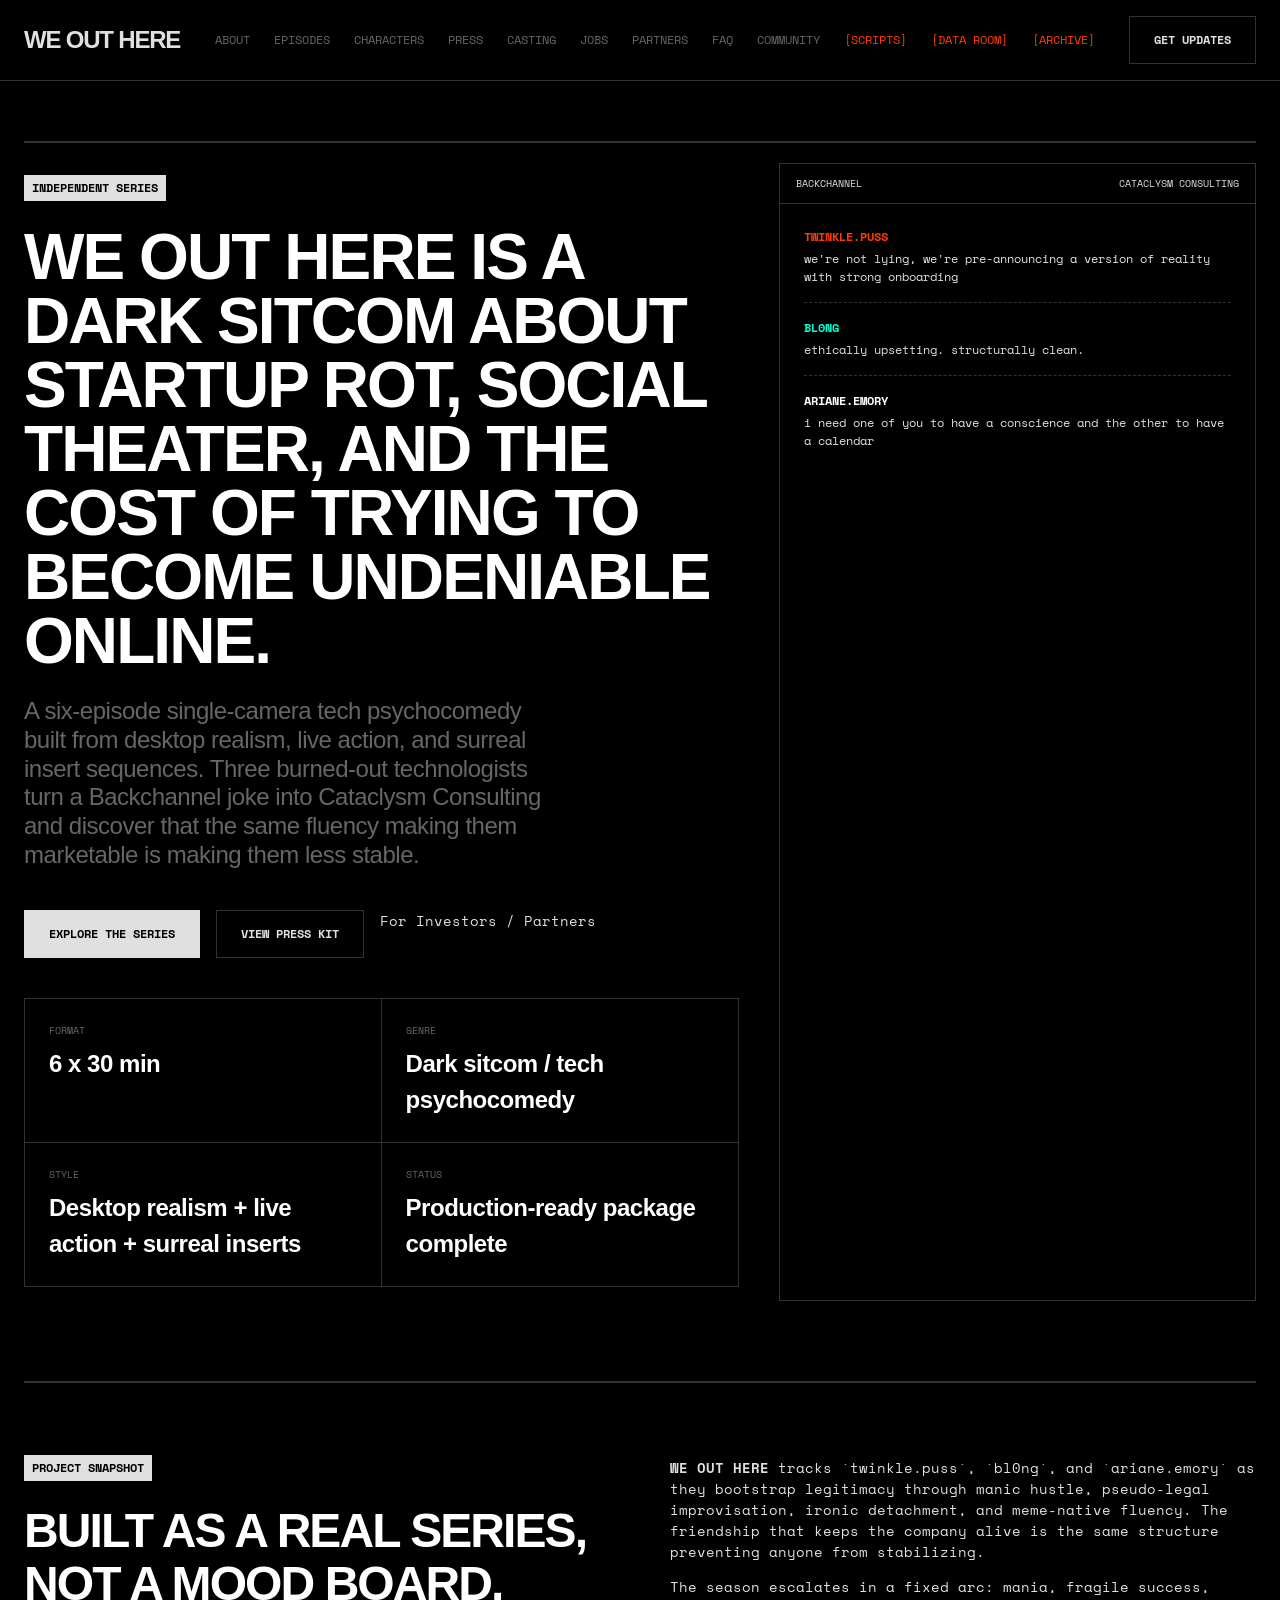
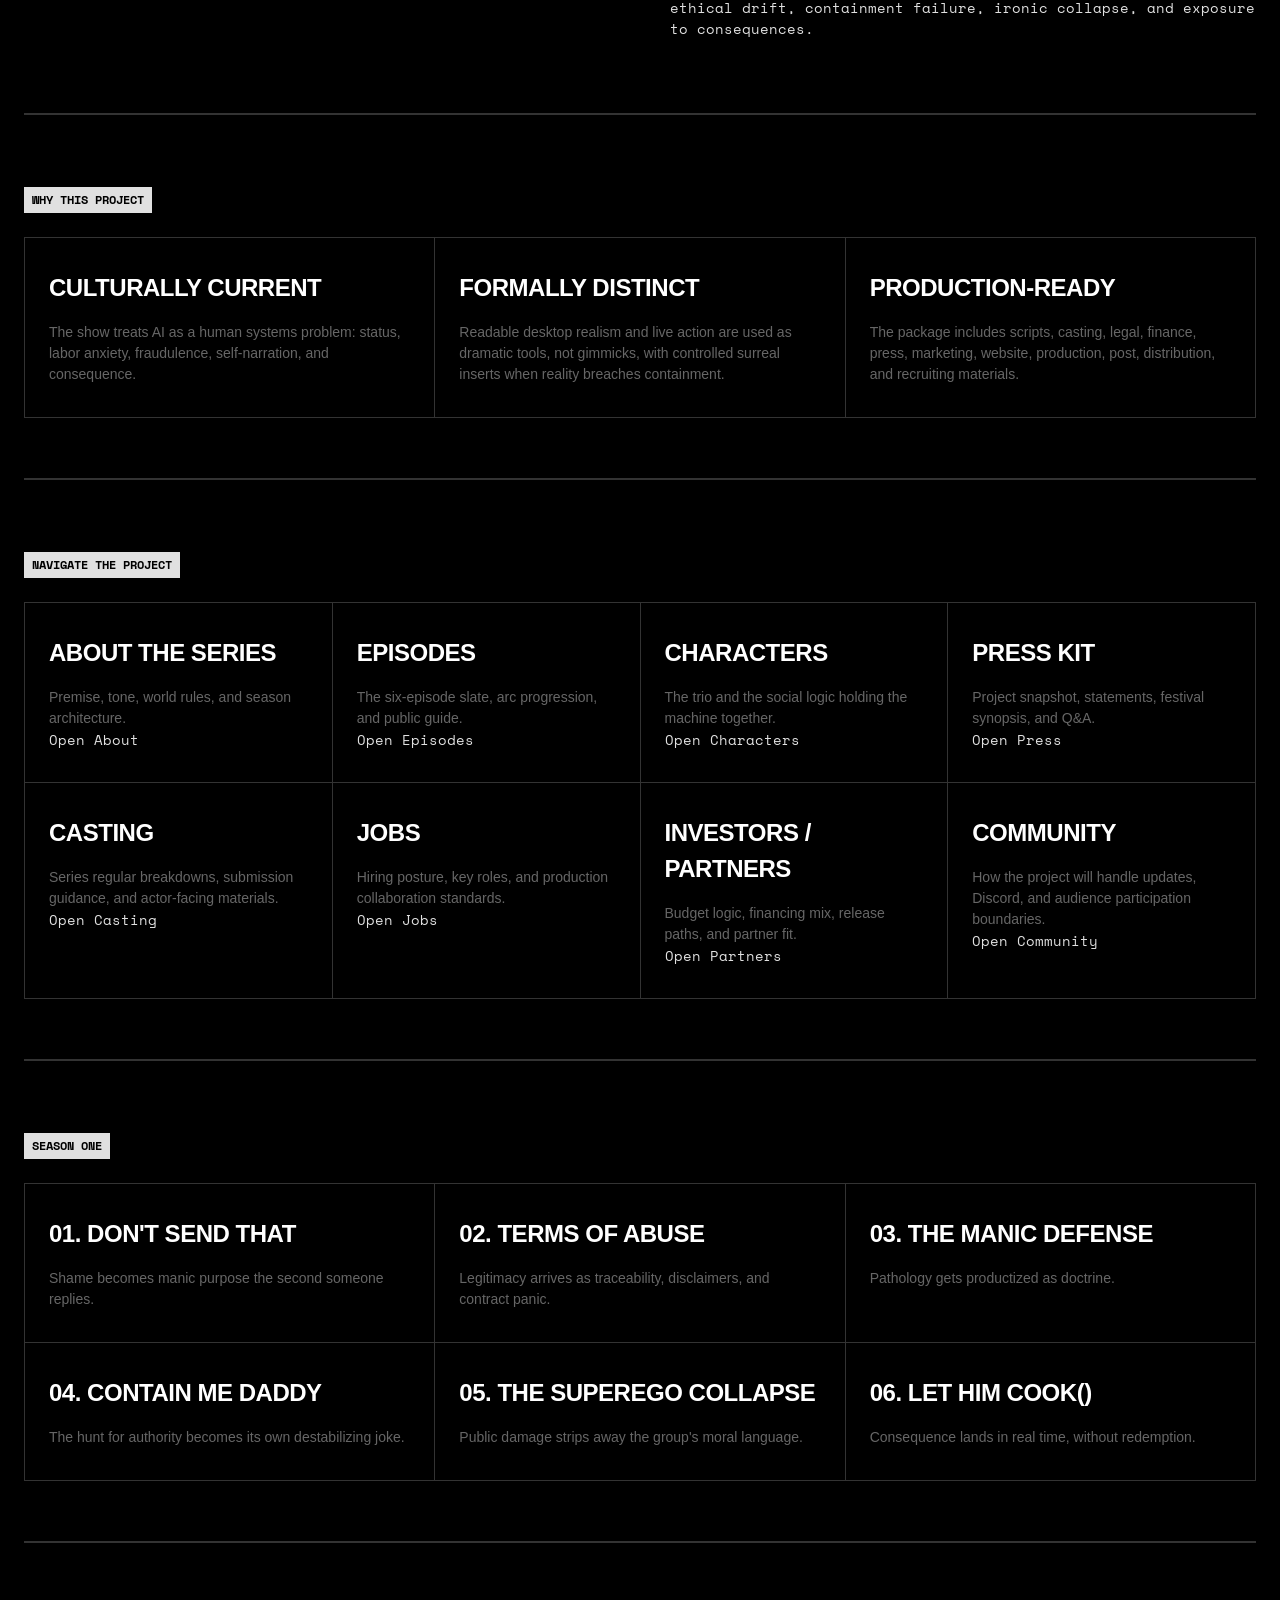
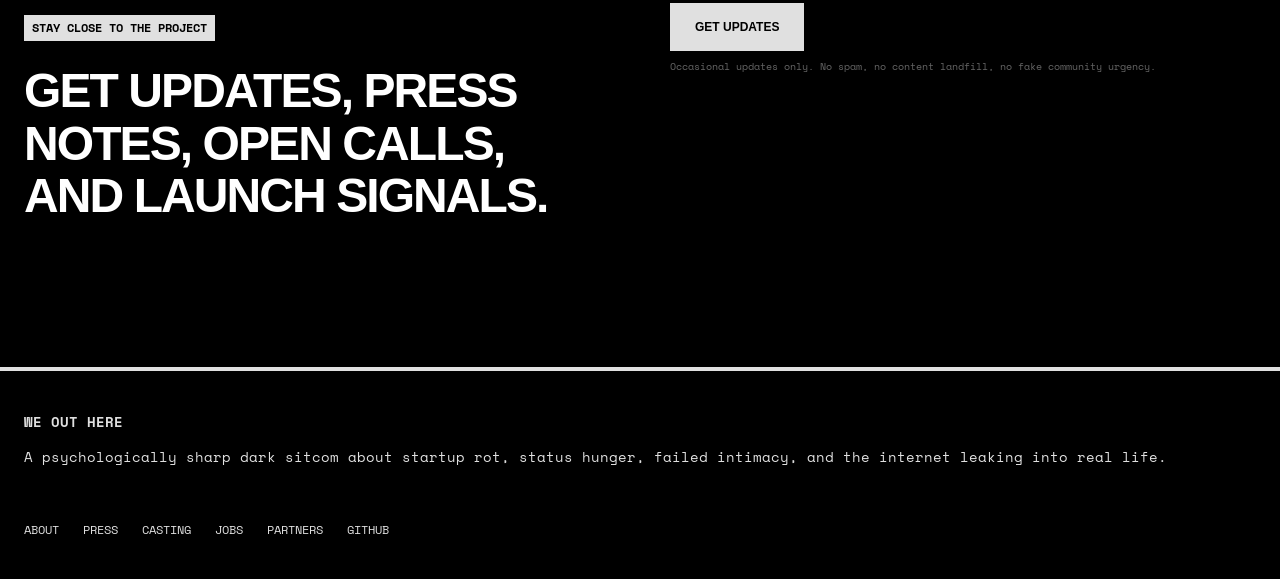
<file: site/index.html>
<!doctype html>
<html lang="en">
  <head>
    <meta charset="utf-8">
    <meta name="viewport" content="width=device-width, initial-scale=1">
    <title>WE OUT HERE</title>
    <meta name="description" content="WE OUT HERE is a 6 x 30 minute dark sitcom / tech psychocomedy about burnout, startup rot, AI consultancy theater, and failed containment.">
    <link rel="stylesheet" href="assets/styles.css">
  </head>
  <body>
    <header class="site-header">
      <a class="wordmark" href="index.html">WE OUT HERE</a>
      <nav class="site-nav">
        <a href="about.html">About</a>
        <a href="episodes.html">Episodes</a>
        <a href="characters.html">Characters</a>
        <a href="press.html">Press</a>
        <a href="casting.html">Casting</a>
        <a href="jobs.html">Jobs</a>
        <a href="partners.html">Partners</a>
        <a href="faq.html">FAQ</a>
        <a href="community.html">Community</a>
      <a href="scripts.html" style="color: var(--accent);">[SCRIPTS]</a><a href="data-room.html" style="color: var(--accent);">[DATA ROOM]</a><a href="archive.html" style="color: var(--accent);">[ARCHIVE]</a></nav>
      <a class="button ghost" href="#signup">Get Updates</a>
    </header>

    <main>
      <section class="hero panel">
        <div class="hero-copy">
          <p class="eyebrow">Independent Series</p>
          <h1>WE OUT HERE is a dark sitcom about startup rot, social theater, and the cost of trying to become undeniable online.</h1>
          <p class="lede">A six-episode single-camera tech psychocomedy built from desktop realism, live action, and surreal insert sequences. Three burned-out technologists turn a Backchannel joke into Cataclysm Consulting and discover that the same fluency making them marketable is making them less stable.</p>
          <div class="cta-row">
            <a class="button" href="about.html">Explore the Series</a>
            <a class="button secondary" href="press.html">View Press Kit</a>
            <a class="text-link" href="partners.html">For Investors / Partners</a>
          </div>
          <dl class="facts">
            <div><dt>Format</dt><dd>6 x 30 min</dd></div>
            <div><dt>Genre</dt><dd>Dark sitcom / tech psychocomedy</dd></div>
            <div><dt>Style</dt><dd>Desktop realism + live action + surreal inserts</dd></div>
            <div><dt>Status</dt><dd>Production-ready package complete</dd></div>
          </dl>
        </div>
        <aside class="hero-frame">
          <div class="frame-header"><span>Backchannel</span><span>cataclysm consulting</span></div>
          <div class="chat-window">
            <p><span>twinkle.puss</span> we're not lying, we're pre-announcing a version of reality with strong onboarding</p>
            <p><span>bl0ng</span> ethically upsetting. structurally clean.</p>
            <p><span>ariane.emory</span> i need one of you to have a conscience and the other to have a calendar</p>
          </div>
        </aside>
      </section>

      <section class="panel two-col">
        <div>
          <p class="section-label">Project Snapshot</p>
          <h2>Built as a real series, not a mood board.</h2>
        </div>
        <div>
          <p><strong>WE OUT HERE</strong> tracks `twinkle.puss`, `bl0ng`, and `ariane.emory` as they bootstrap legitimacy through manic hustle, pseudo-legal improvisation, ironic detachment, and meme-native fluency. The friendship that keeps the company alive is the same structure preventing anyone from stabilizing.</p>
          <p>The season escalates in a fixed arc: mania, fragile success, ethical drift, containment failure, ironic collapse, and exposure to consequences.</p>
        </div>
      </section>

      <section class="panel">
        <p class="section-label">Why This Project</p>
        <div class="grid cards three">
          <article class="card"><h3>Culturally Current</h3><p>The show treats AI as a human systems problem: status, labor anxiety, fraudulence, self-narration, and consequence.</p></article>
          <article class="card"><h3>Formally Distinct</h3><p>Readable desktop realism and live action are used as dramatic tools, not gimmicks, with controlled surreal inserts when reality breaches containment.</p></article>
          <article class="card"><h3>Production-Ready</h3><p>The package includes scripts, casting, legal, finance, press, marketing, website, production, post, distribution, and recruiting materials.</p></article>
        </div>
      </section>

      <section class="panel">
        <p class="section-label">Navigate the Project</p>
        <div class="grid cards four">
          <article class="card"><h3>About the Series</h3><p>Premise, tone, world rules, and season architecture.</p><a href="about.html">Open About</a></article>
          <article class="card"><h3>Episodes</h3><p>The six-episode slate, arc progression, and public guide.</p><a href="episodes.html">Open Episodes</a></article>
          <article class="card"><h3>Characters</h3><p>The trio and the social logic holding the machine together.</p><a href="characters.html">Open Characters</a></article>
          <article class="card"><h3>Press Kit</h3><p>Project snapshot, statements, festival synopsis, and Q&A.</p><a href="press.html">Open Press</a></article>
          <article class="card"><h3>Casting</h3><p>Series regular breakdowns, submission guidance, and actor-facing materials.</p><a href="casting.html">Open Casting</a></article>
          <article class="card"><h3>Jobs</h3><p>Hiring posture, key roles, and production collaboration standards.</p><a href="jobs.html">Open Jobs</a></article>
          <article class="card"><h3>Investors / Partners</h3><p>Budget logic, financing mix, release paths, and partner fit.</p><a href="partners.html">Open Partners</a></article>
          <article class="card"><h3>Community</h3><p>How the project will handle updates, Discord, and audience participation boundaries.</p><a href="community.html">Open Community</a></article>
        </div>
      </section>

      <section class="panel">
        <p class="section-label">Season One</p>
        <div class="grid cards three">
          <article class="card"><h3>01. Don't Send That</h3><p>Shame becomes manic purpose the second someone replies.</p></article>
          <article class="card"><h3>02. Terms of Abuse</h3><p>Legitimacy arrives as traceability, disclaimers, and contract panic.</p></article>
          <article class="card"><h3>03. The Manic Defense</h3><p>Pathology gets productized as doctrine.</p></article>
          <article class="card"><h3>04. Contain Me Daddy</h3><p>The hunt for authority becomes its own destabilizing joke.</p></article>
          <article class="card"><h3>05. The Superego Collapse</h3><p>Public damage strips away the group's moral language.</p></article>
          <article class="card"><h3>06. Let Him Cook()</h3><p>Consequence lands in real time, without redemption.</p></article>
        </div>
      </section>

      <section class="panel two-col" id="signup">
        <div>
          <p class="section-label">Stay Close to the Project</p>
          <h2>Get updates, press notes, open calls, and launch signals.</h2>
        </div>
        <div>
          <form class="signup-form">
            <label>
              <span>Email</span>
              <input type="email" placeholder="name@example.com" aria-label="Email address">
            </label>
            <button type="submit" class="button">Get Updates</button>
          </form>
          <p class="consent">Occasional updates only. No spam, no content landfill, no fake community urgency.</p>
        </div>
      </section>
    </main>

    <footer class="site-footer">
      <div>
        <strong>WE OUT HERE</strong>
        <p>A psychologically sharp dark sitcom about startup rot, status hunger, failed intimacy, and the internet leaking into real life.</p>
      </div>
      <div class="footer-links">
        <a href="about.html">About</a>
        <a href="press.html">Press</a>
        <a href="casting.html">Casting</a>
        <a href="jobs.html">Jobs</a>
        <a href="partners.html">Partners</a>
      <a href="https://github.com/mojomast/weouthere" target="_blank">GitHub</a>
    </div>
    </footer>
    <script src="assets/app.js"></script>
  </body>
</html>
</file>
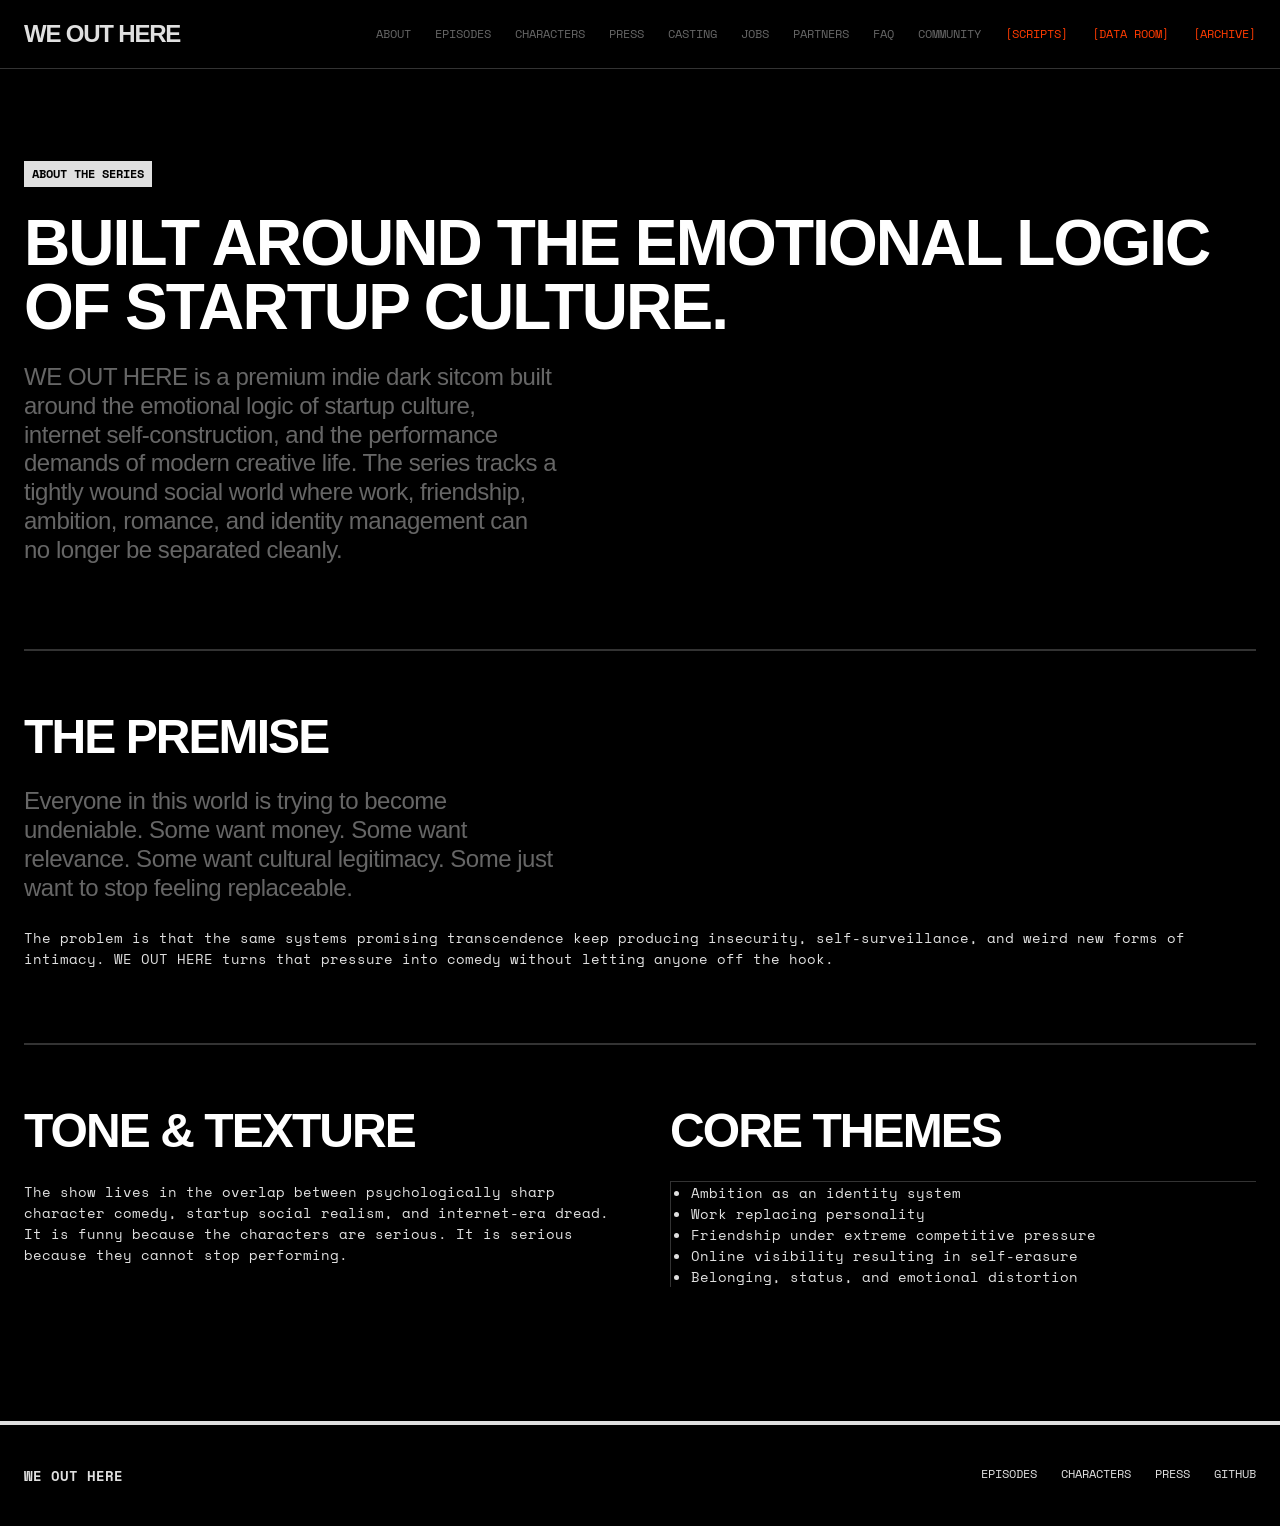
<file: site/about.html>
<!doctype html>
<html lang="en"><head><meta charset="utf-8"><meta name="viewport" content="width=device-width, initial-scale=1"><title>About | WE OUT HERE</title><link rel="stylesheet" href="assets/styles.css"></head><body>
<header class="site-header"><a class="wordmark" href="index.html">WE OUT HERE</a><nav class="site-nav"><a href="about.html">About</a><a href="episodes.html">Episodes</a><a href="characters.html">Characters</a><a href="press.html">Press</a><a href="casting.html">Casting</a><a href="jobs.html">Jobs</a><a href="partners.html">Partners</a><a href="faq.html">FAQ</a><a href="community.html">Community</a><a href="scripts.html" style="color: var(--accent);">[SCRIPTS]</a><a href="data-room.html" style="color: var(--accent);">[DATA ROOM]</a><a href="archive.html" style="color: var(--accent);">[ARCHIVE]</a></nav></header>
<main>

<section class="panel page-hero">
  <p class="section-label">About the Series</p>
  <h1>Built around the emotional logic of startup culture.</h1>
  <p class="lede">WE OUT HERE is a premium indie dark sitcom built around the emotional logic of startup culture, internet self-construction, and the performance demands of modern creative life. The series tracks a tightly wound social world where work, friendship, ambition, romance, and identity management can no longer be separated cleanly.</p>
</section>

<section class="panel">
  <h2>The Premise</h2>
  <p class="lede">Everyone in this world is trying to become undeniable. Some want money. Some want relevance. Some want cultural legitimacy. Some just want to stop feeling replaceable.</p>
  <p>The problem is that the same systems promising transcendence keep producing insecurity, self-surveillance, and weird new forms of intimacy. WE OUT HERE turns that pressure into comedy without letting anyone off the hook.</p>
</section>

<section class="panel two-col">
  <div>
    <h2>Tone & Texture</h2>
    <p>The show lives in the overlap between psychologically sharp character comedy, startup social realism, and internet-era dread. It is funny because the characters are serious. It is serious because they cannot stop performing.</p>
  </div>
  <div>
    <h2>Core Themes</h2>
    <ul class="stack-list" style="padding-left: 20px;">
      <li>Ambition as an identity system</li>
      <li>Work replacing personality</li>
      <li>Friendship under extreme competitive pressure</li>
      <li>Online visibility resulting in self-erasure</li>
      <li>Belonging, status, and emotional distortion</li>
    </ul>
  </div>
</section>

</main>
<footer class="site-footer"><div><strong>WE OUT HERE</strong></div><div class="footer-links"><a href="episodes.html">Episodes</a><a href="characters.html">Characters</a><a href="press.html">Press</a><a href="https://github.com/mojomast/weouthere" target="_blank">GitHub</a></div></footer></body></html>
</file>
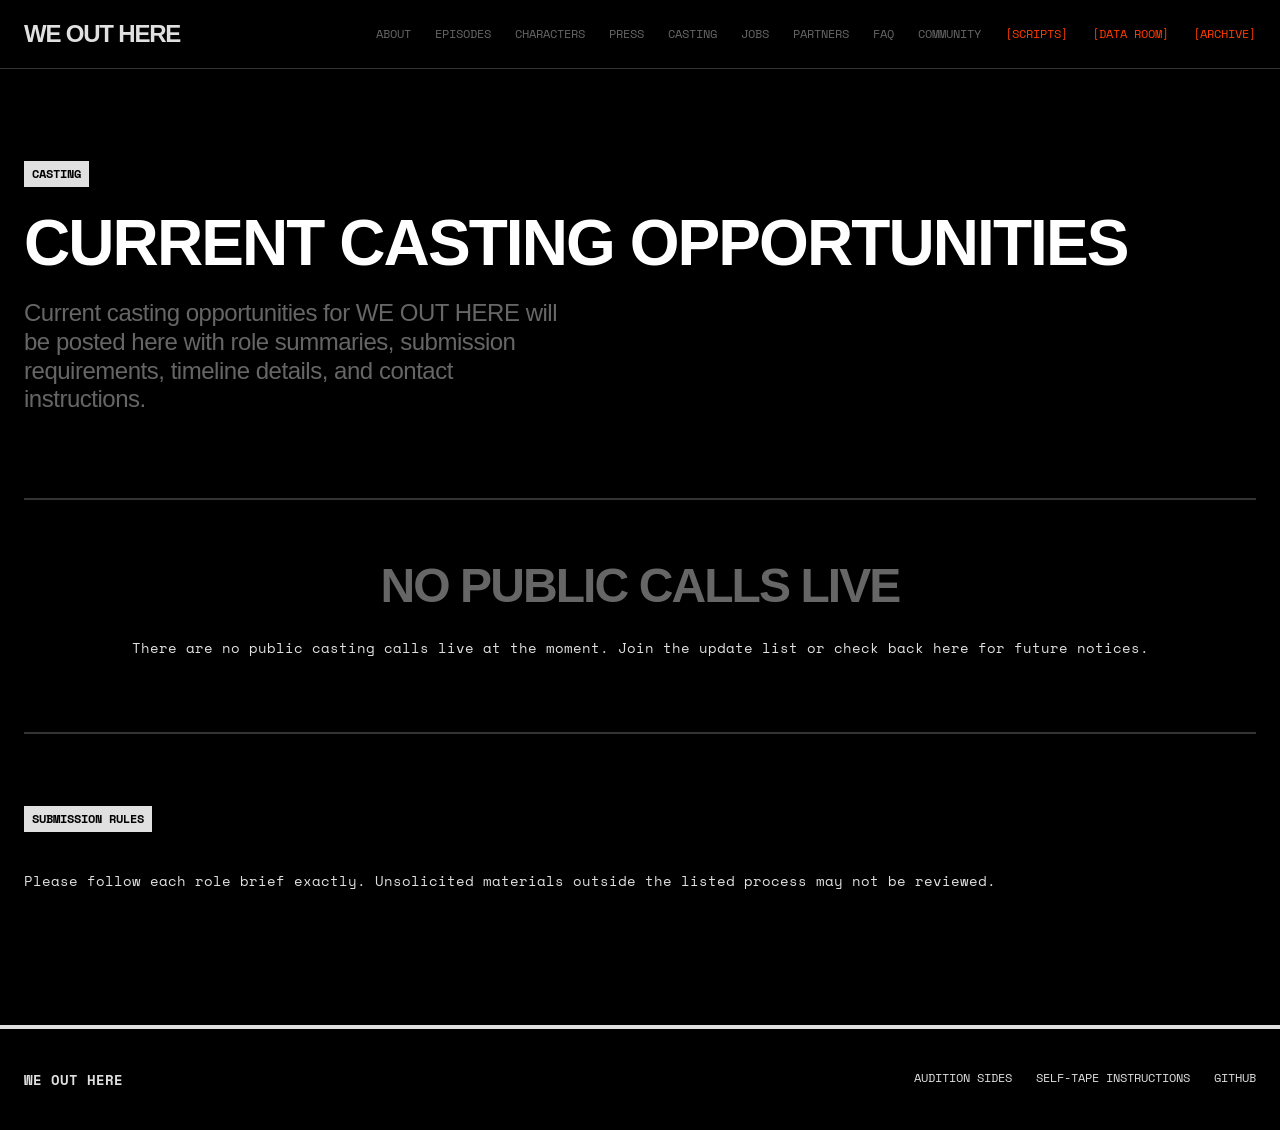
<file: site/casting.html>
<!doctype html>
<html lang="en"><head><meta charset="utf-8"><meta name="viewport" content="width=device-width, initial-scale=1"><title>Casting | WE OUT HERE</title><link rel="stylesheet" href="assets/styles.css"></head><body>
<header class="site-header"><a class="wordmark" href="index.html">WE OUT HERE</a><nav class="site-nav"><a href="about.html">About</a><a href="episodes.html">Episodes</a><a href="characters.html">Characters</a><a href="press.html">Press</a><a href="casting.html">Casting</a><a href="jobs.html">Jobs</a><a href="partners.html">Partners</a><a href="faq.html">FAQ</a><a href="community.html">Community</a><a href="scripts.html" style="color: var(--accent);">[SCRIPTS]</a><a href="data-room.html" style="color: var(--accent);">[DATA ROOM]</a><a href="archive.html" style="color: var(--accent);">[ARCHIVE]</a></nav></header>
<main>

<section class="panel page-hero">
  <p class="section-label">Casting</p>
  <h1>Current Casting Opportunities</h1>
  <p class="lede">Current casting opportunities for WE OUT HERE will be posted here with role summaries, submission requirements, timeline details, and contact instructions.</p>
</section>

<section class="panel" style="text-align: center; padding: 60px 20px;">
  <h2 style="color: var(--muted);">NO PUBLIC CALLS LIVE</h2>
  <p>There are no public casting calls live at the moment. Join the update list or check back here for future notices.</p>
</section>

<section class="panel">
  <p class="section-label">Submission Rules</p>
  <p>Please follow each role brief exactly. Unsolicited materials outside the listed process may not be reviewed.</p>
</section>

</main><footer class="site-footer"><div><strong>WE OUT HERE</strong></div><div class="footer-links"><a href="../08_casting/audition_sides.md">Audition Sides</a><a href="../08_casting/self_tape_instructions.md">Self-Tape Instructions</a><a href="https://github.com/mojomast/weouthere" target="_blank">GitHub</a></div></footer></body></html>
</file>
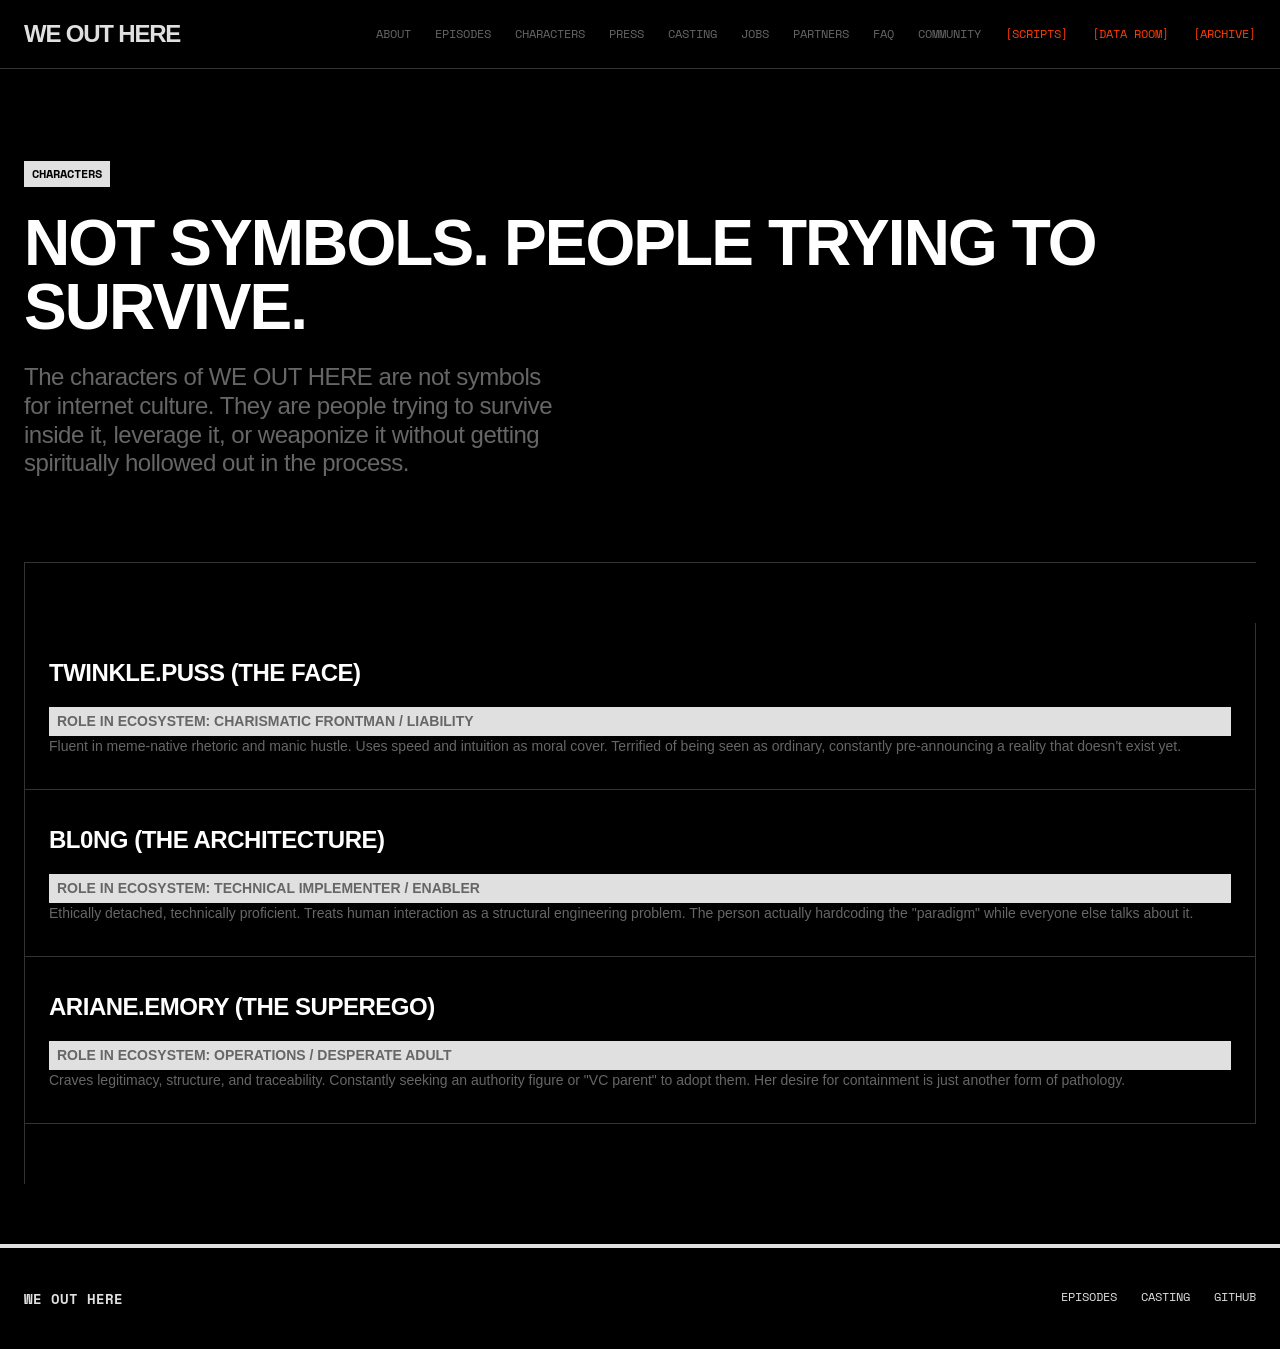
<file: site/characters.html>
<!doctype html>
<html lang="en"><head><meta charset="utf-8"><meta name="viewport" content="width=device-width, initial-scale=1"><title>Characters | WE OUT HERE</title><link rel="stylesheet" href="assets/styles.css"></head><body>
<header class="site-header"><a class="wordmark" href="index.html">WE OUT HERE</a><nav class="site-nav"><a href="about.html">About</a><a href="episodes.html">Episodes</a><a href="characters.html">Characters</a><a href="press.html">Press</a><a href="casting.html">Casting</a><a href="jobs.html">Jobs</a><a href="partners.html">Partners</a><a href="faq.html">FAQ</a><a href="community.html">Community</a><a href="scripts.html" style="color: var(--accent);">[SCRIPTS]</a><a href="data-room.html" style="color: var(--accent);">[DATA ROOM]</a><a href="archive.html" style="color: var(--accent);">[ARCHIVE]</a></nav></header>
<main>

<section class="panel page-hero">
  <p class="section-label">Characters</p>
  <h1>Not symbols. People trying to survive.</h1>
  <p class="lede">The characters of WE OUT HERE are not symbols for internet culture. They are people trying to survive inside it, leverage it, or weaponize it without getting spiritually hollowed out in the process.</p>
</section>

<section class="panel stack-list">
  <article class="stack-item">
    <h3>twinkle.puss (The Face)</h3>
    <p class="section-label">Role in ecosystem: Charismatic Frontman / Liability</p>
    <p>Fluent in meme-native rhetoric and manic hustle. Uses speed and intuition as moral cover. Terrified of being seen as ordinary, constantly pre-announcing a reality that doesn't exist yet.</p>
  </article>
  
  <article class="stack-item">
    <h3>bl0ng (The Architecture)</h3>
    <p class="section-label">Role in ecosystem: Technical Implementer / Enabler</p>
    <p>Ethically detached, technically proficient. Treats human interaction as a structural engineering problem. The person actually hardcoding the "paradigm" while everyone else talks about it.</p>
  </article>
  
  <article class="stack-item">
    <h3>ariane.emory (The Superego)</h3>
    <p class="section-label">Role in ecosystem: Operations / Desperate Adult</p>
    <p>Craves legitimacy, structure, and traceability. Constantly seeking an authority figure or "VC parent" to adopt them. Her desire for containment is just another form of pathology.</p>
  </article>
</section>

</main><footer class="site-footer"><div><strong>WE OUT HERE</strong></div><div class="footer-links"><a href="episodes.html">Episodes</a><a href="casting.html">Casting</a><a href="https://github.com/mojomast/weouthere" target="_blank">GitHub</a></div></footer></body></html>
</file>
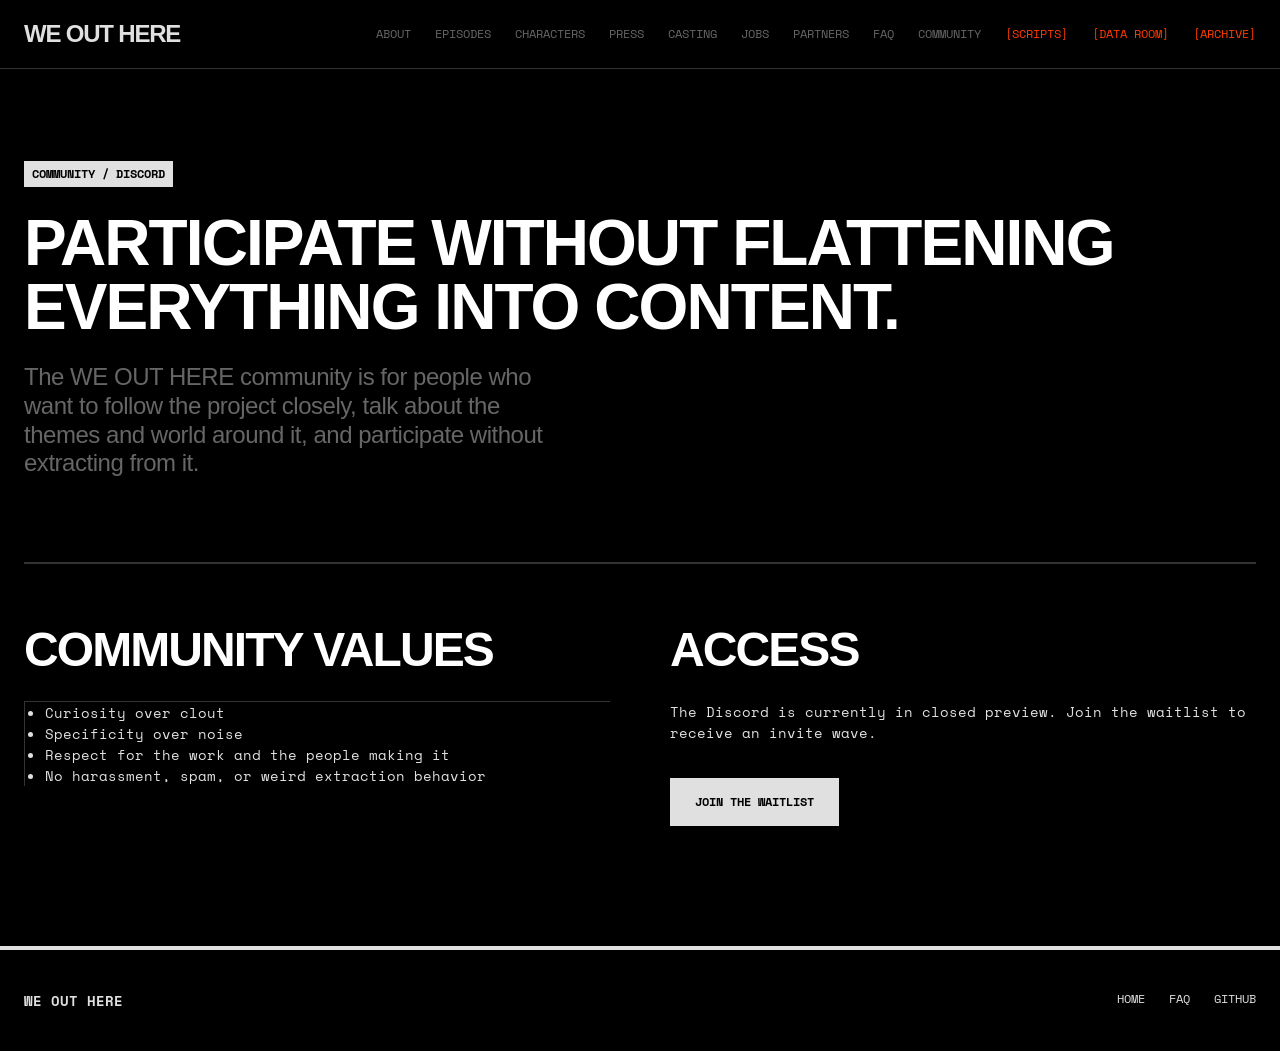
<file: site/community.html>
<!doctype html>
<html lang="en"><head><meta charset="utf-8"><meta name="viewport" content="width=device-width, initial-scale=1"><title>Community | WE OUT HERE</title><link rel="stylesheet" href="assets/styles.css"></head><body>
<header class="site-header"><a class="wordmark" href="index.html">WE OUT HERE</a><nav class="site-nav"><a href="about.html">About</a><a href="episodes.html">Episodes</a><a href="characters.html">Characters</a><a href="press.html">Press</a><a href="casting.html">Casting</a><a href="jobs.html">Jobs</a><a href="partners.html">Partners</a><a href="faq.html">FAQ</a><a href="community.html">Community</a><a href="scripts.html" style="color: var(--accent);">[SCRIPTS]</a><a href="data-room.html" style="color: var(--accent);">[DATA ROOM]</a><a href="archive.html" style="color: var(--accent);">[ARCHIVE]</a></nav></header>
<main>

<section class="panel page-hero">
  <p class="section-label">Community / Discord</p>
  <h1>Participate without flattening everything into content.</h1>
  <p class="lede">The WE OUT HERE community is for people who want to follow the project closely, talk about the themes and world around it, and participate without extracting from it.</p>
</section>

<section class="panel two-col">
  <div>
    <h2>Community Values</h2>
    <ul class="stack-list" style="padding-left: 20px;">
      <li>Curiosity over clout</li>
      <li>Specificity over noise</li>
      <li>Respect for the work and the people making it</li>
      <li>No harassment, spam, or weird extraction behavior</li>
    </ul>
  </div>
  <div>
    <h2>Access</h2>
    <p>The Discord is currently in closed preview. Join the waitlist to receive an invite wave.</p>
    <br>
    <a href="#waitlist" class="button">Join the Waitlist</a>
  </div>
</section>

</main><footer class="site-footer"><div><strong>WE OUT HERE</strong></div><div class="footer-links"><a href="index.html">Home</a><a href="faq.html">FAQ</a><a href="https://github.com/mojomast/weouthere" target="_blank">GitHub</a></div></footer></body></html>
</file>
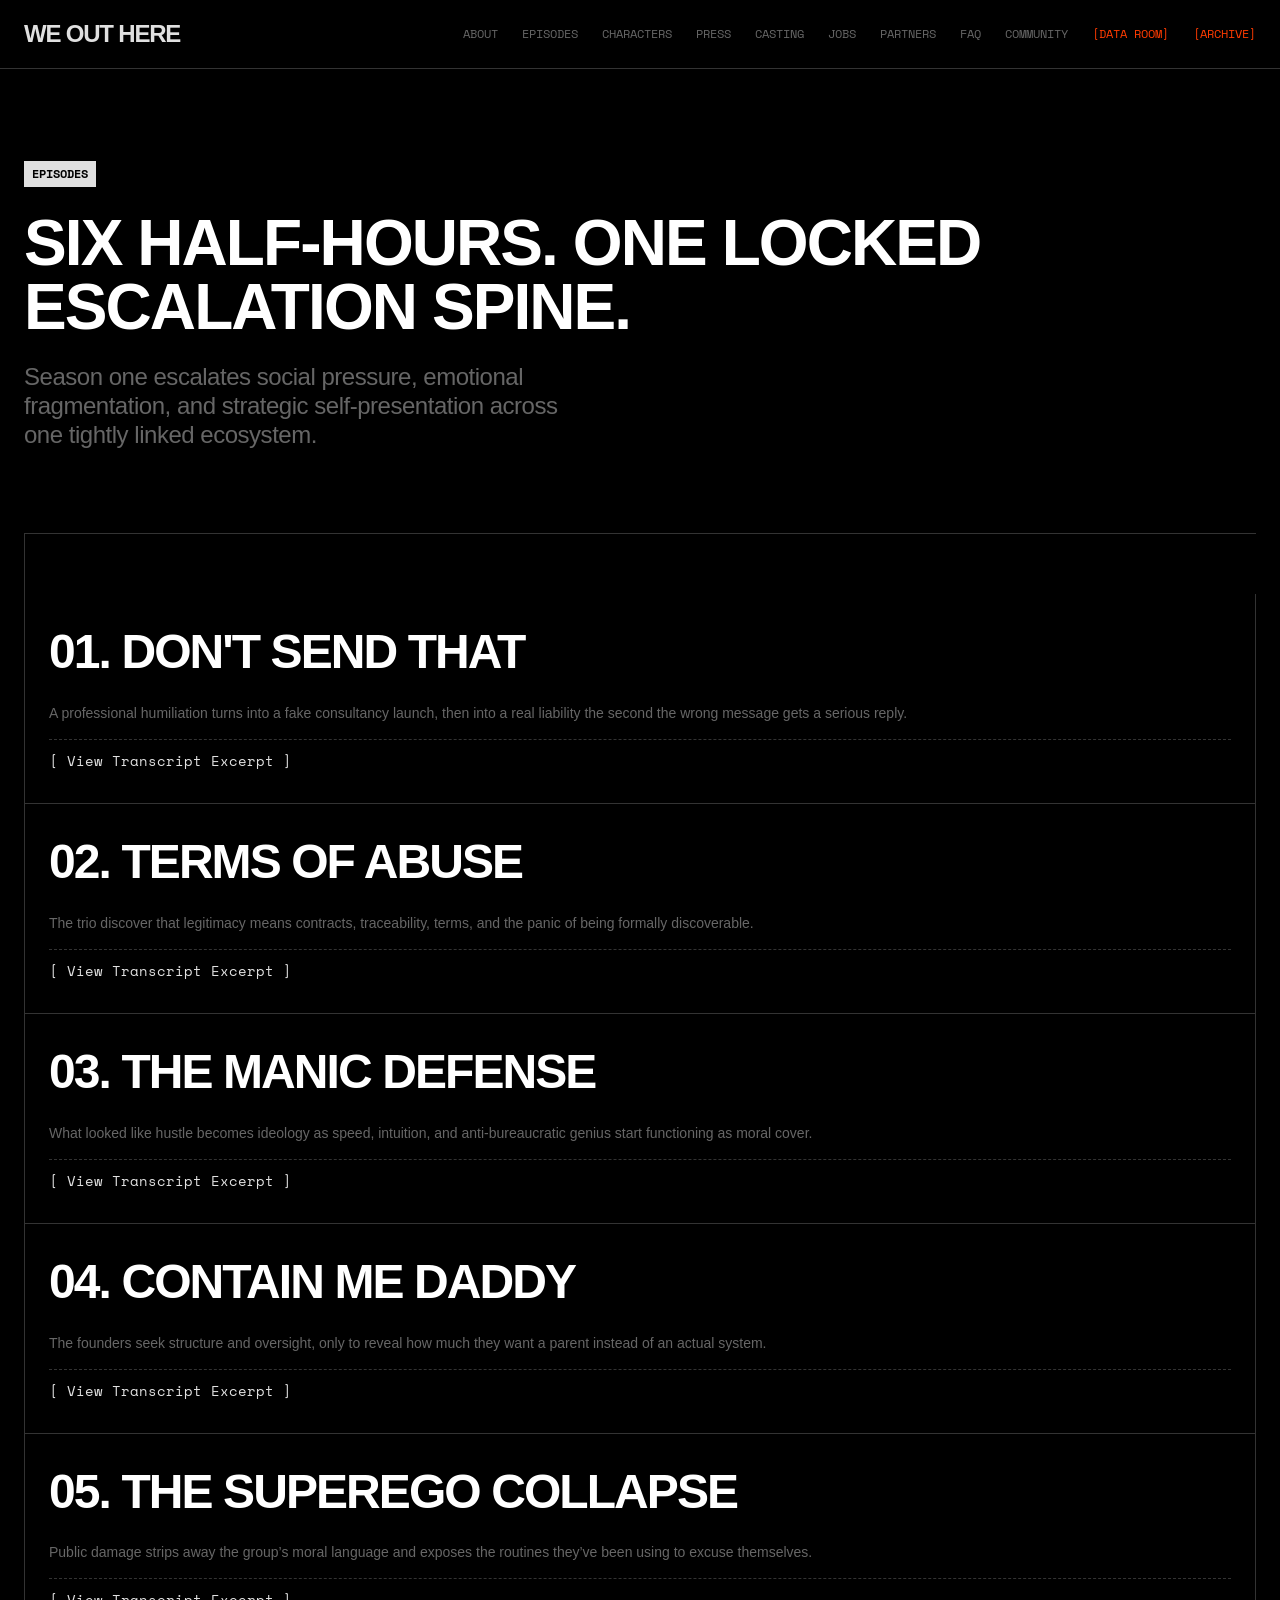
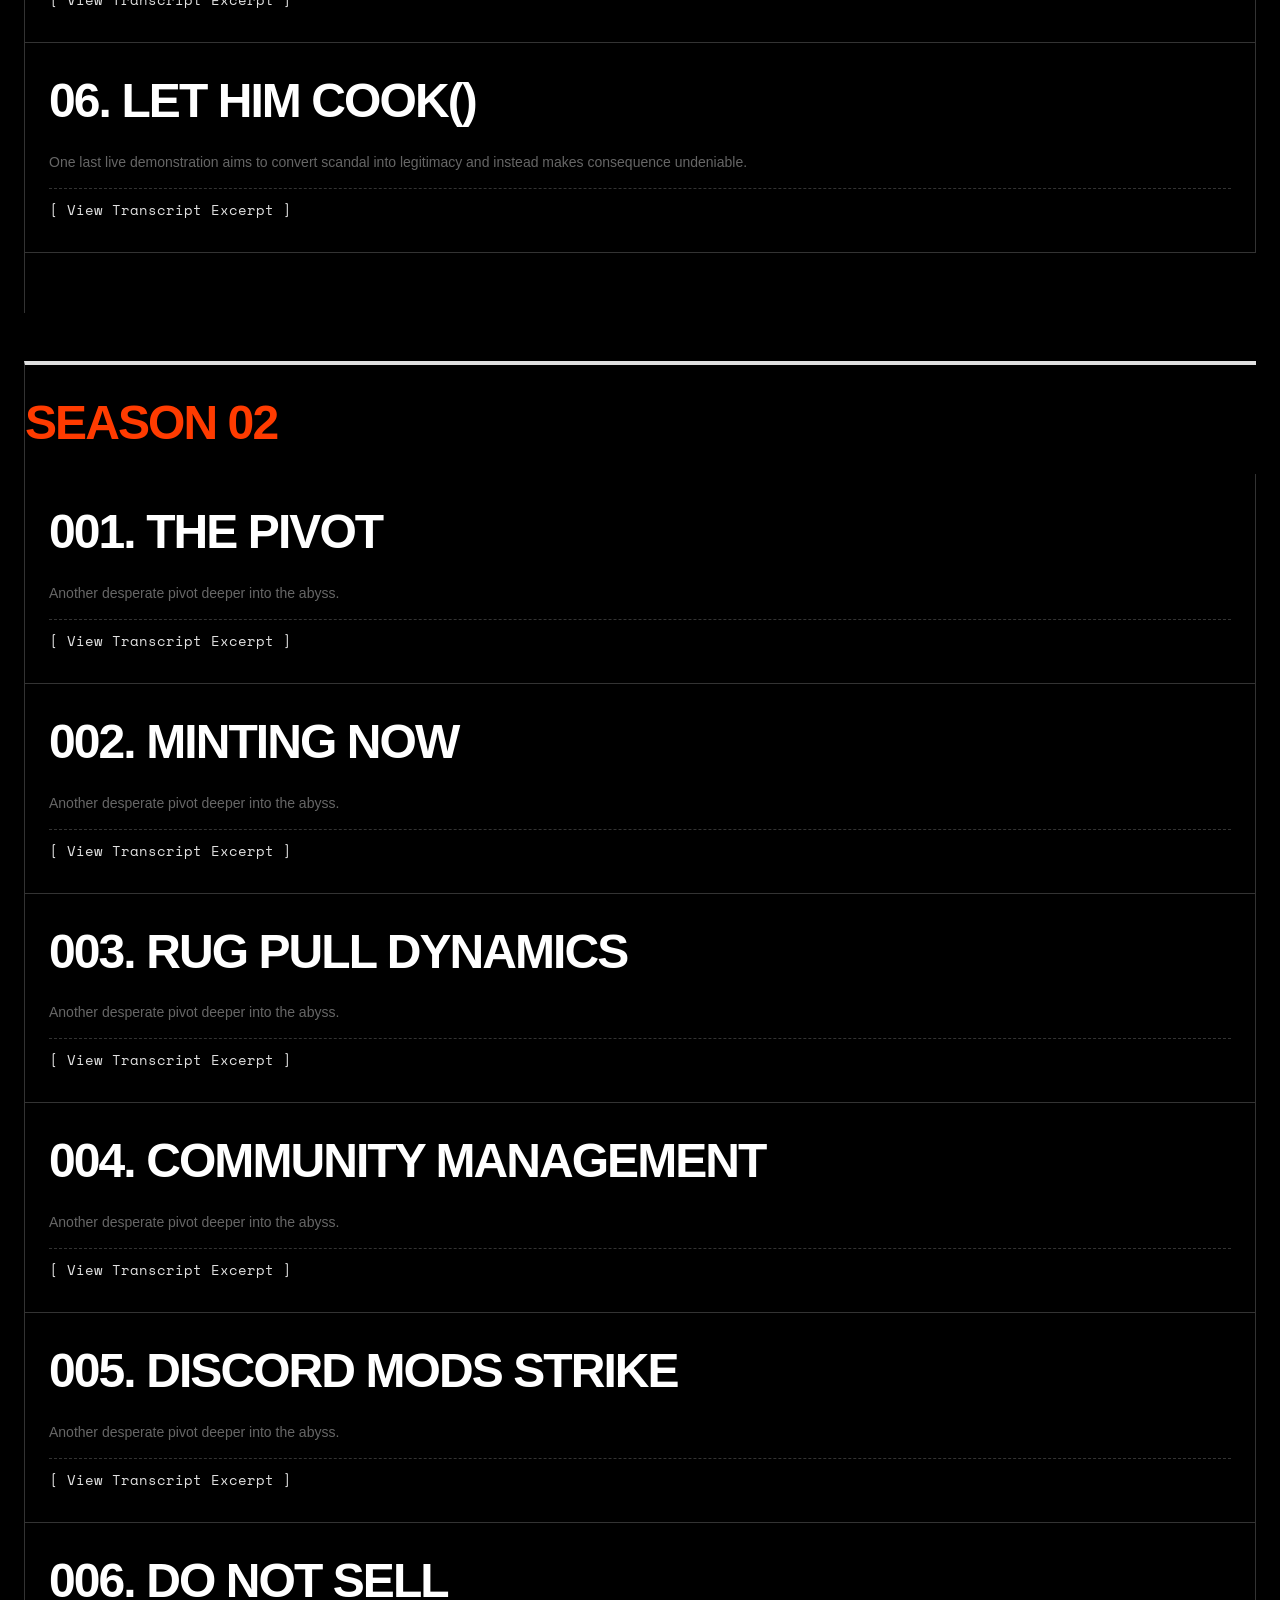
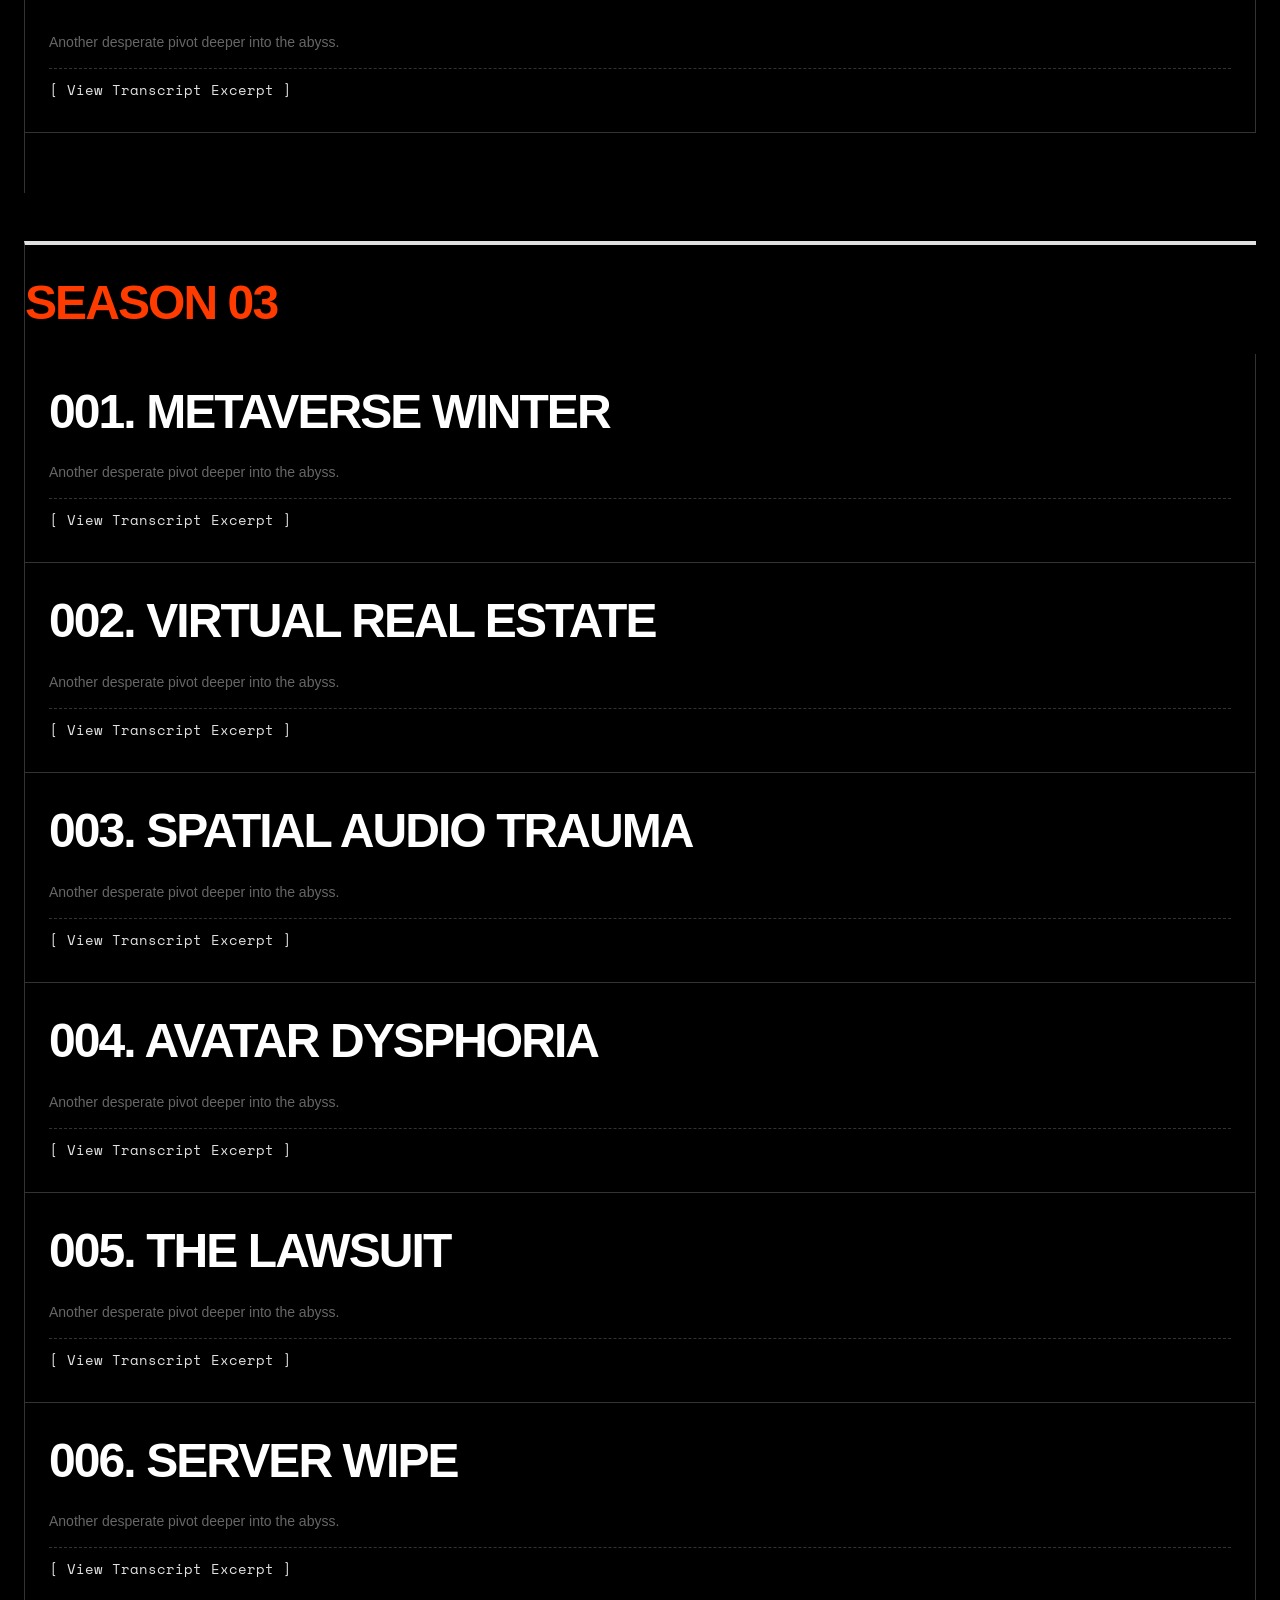
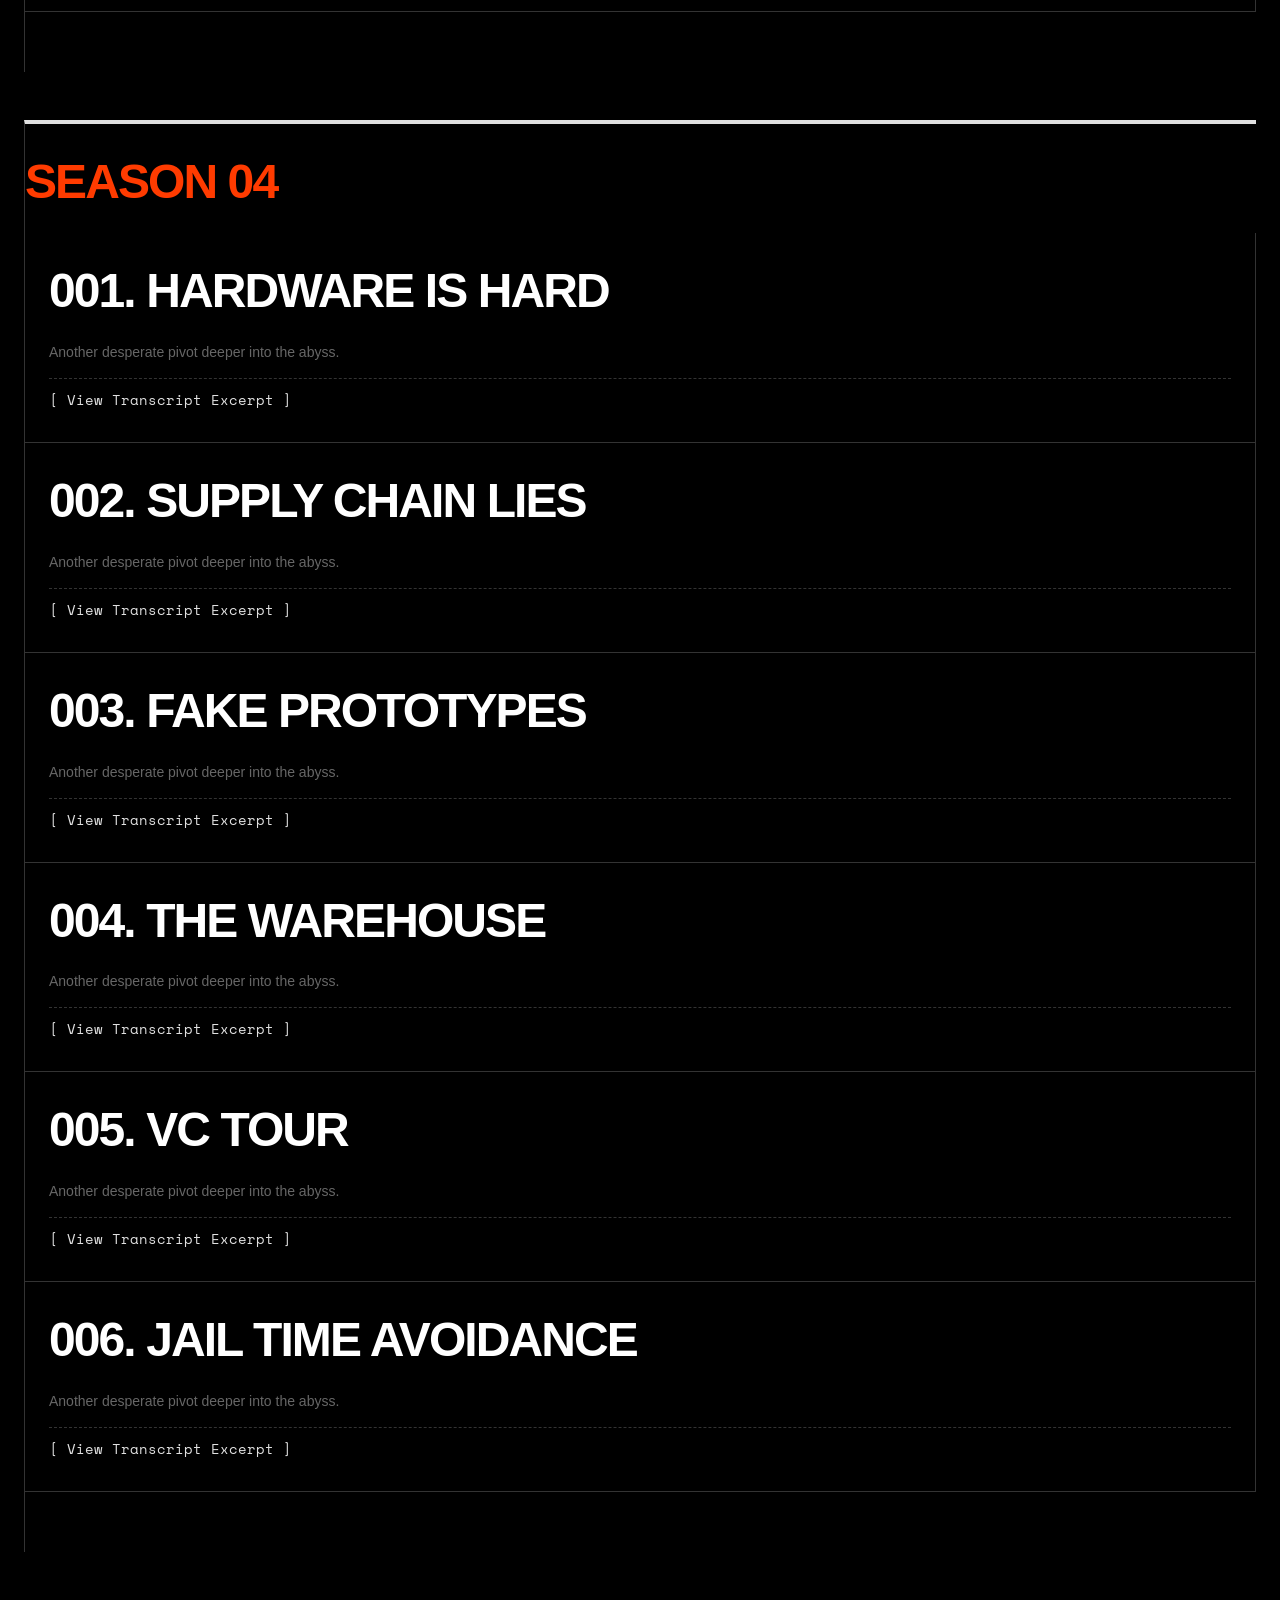
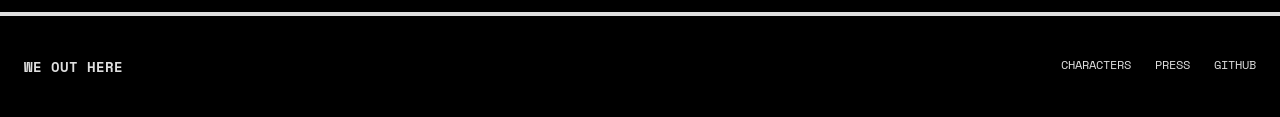
<file: site/episodes.html>
<!doctype html>
<html lang="en"><head><meta charset="utf-8"><meta name="viewport" content="width=device-width, initial-scale=1"><title>Episodes | WE OUT HERE</title><link rel="stylesheet" href="assets/styles.css"></head><body>
<header class="site-header"><a class="wordmark" href="index.html">WE OUT HERE</a><nav class="site-nav"><a href="about.html">About</a><a href="episodes.html">Episodes</a><a href="characters.html">Characters</a><a href="press.html">Press</a><a href="casting.html">Casting</a><a href="jobs.html">Jobs</a><a href="partners.html">Partners</a><a href="faq.html">FAQ</a><a href="community.html">Community</a><a href="data-room.html" style="color: var(--accent);">[DATA ROOM]</a><a href="archive.html" style="color: var(--accent);">[ARCHIVE]</a></nav></header>
<main>
<section class="panel page-hero"><p class="section-label">Episodes</p><h1>Six half-hours. One locked escalation spine.</h1><p class="lede">Season one escalates social pressure, emotional fragmentation, and strategic self-presentation across one tightly linked ecosystem.</p></section>
<section class="panel stack-list">
<article class="stack-item"><h2>01. Don't Send That</h2><p>A professional humiliation turns into a fake consultancy launch, then into a real liability the second the wrong message gets a serious reply.</p>
<details style="margin-top: 15px; border-top: 1px dashed var(--line); padding-top: 10px;">
  <summary class="transcript-link" style="cursor: pointer; display: inline-block;">[ View Transcript Excerpt ]</summary>
  <div class="transcript-box">
    <pre style="margin: 0; white-space: pre-wrap; font-family: inherit;">TRANSCRIPT EXCERPT (01:00:14) --
twinkle.puss: I just sent the pitch deck to the entire YC mailing list.
bl0ng: You attached the wrong PDF.
ariane.emory: Tell me it was the boilerplate.
twinkle.puss: It was the meme folder.</pre>
    <br>
    <a href="scripts.html#s01e01_dont_send_that" class="text-link" style="font-size: 0.8em; color: var(--accent-2);">> Read Full Episode Script</a>
  </div>
</details></article>
<article class="stack-item"><h2>02. Terms of Abuse</h2><p>The trio discover that legitimacy means contracts, traceability, terms, and the panic of being formally discoverable.</p>
<details style="margin-top: 15px; border-top: 1px dashed var(--line); padding-top: 10px;">
  <summary class="transcript-link" style="cursor: pointer; display: inline-block;">[ View Transcript Excerpt ]</summary>
  <div class="transcript-box">
    <pre style="margin: 0; white-space: pre-wrap; font-family: inherit;">TRANSCRIPT EXCERPT (02:14:22) --
bl0ng: They want us to sign a mutual NDA.
ariane.emory: We don’t have an entity.
bl0ng: I generated a Delaware C-Corp on LegalZoom using a burner email.
twinkle.puss: That’s technically fraud.
bl0ng: It’s pre-legitimacy.</pre>
    <br>
    <a href="scripts.html#s01e02_terms_of_abuse" class="text-link" style="font-size: 0.8em; color: var(--accent-2);">> Read Full Episode Script</a>
  </div>
</details></article>
<article class="stack-item"><h2>03. The Manic Defense</h2><p>What looked like hustle becomes ideology as speed, intuition, and anti-bureaucratic genius start functioning as moral cover.</p>
<details style="margin-top: 15px; border-top: 1px dashed var(--line); padding-top: 10px;">
  <summary class="transcript-link" style="cursor: pointer; display: inline-block;">[ View Transcript Excerpt ]</summary>
  <div class="transcript-box">
    <pre style="margin: 0; white-space: pre-wrap; font-family: inherit;">TRANSCRIPT EXCERPT (03:42:01) --
ariane.emory: If we move fast enough, they won’t notice the product doesn’t exist.
twinkle.puss: It’s not a product, it’s a paradigm.
bl0ng: I am literally hardcoding the responses right now. Keep them talking.</pre>
    <br>
    <a href="scripts.html#s01e03_the_manic_defense" class="text-link" style="font-size: 0.8em; color: var(--accent-2);">> Read Full Episode Script</a>
  </div>
</details></article>
<article class="stack-item"><h2>04. Contain Me Daddy</h2><p>The founders seek structure and oversight, only to reveal how much they want a parent instead of an actual system.</p>
<details style="margin-top: 15px; border-top: 1px dashed var(--line); padding-top: 10px;">
  <summary class="transcript-link" style="cursor: pointer; display: inline-block;">[ View Transcript Excerpt ]</summary>
  <div class="transcript-box">
    <pre style="margin: 0; white-space: pre-wrap; font-family: inherit;">TRANSCRIPT EXCERPT (04:12:33) --
twinkle.puss: I need an adult.
bl0ng: You are the adult.
ariane.emory: We are functionally orphans in the digital sphere. We need a VC to adopt us.</pre>
    <br>
    <a href="scripts.html#s01e04_contain_me_daddy" class="text-link" style="font-size: 0.8em; color: var(--accent-2);">> Read Full Episode Script</a>
  </div>
</details></article>
<article class="stack-item"><h2>05. The Superego Collapse</h2><p>Public damage strips away the group’s moral language and exposes the routines they’ve been using to excuse themselves.</p>
<details style="margin-top: 15px; border-top: 1px dashed var(--line); padding-top: 10px;">
  <summary class="transcript-link" style="cursor: pointer; display: inline-block;">[ View Transcript Excerpt ]</summary>
  <div class="transcript-box">
    <pre style="margin: 0; white-space: pre-wrap; font-family: inherit;">TRANSCRIPT EXCERPT (05:05:55) --
bl0ng: The sentiment analysis is trending towards... severe panic.
ariane.emory: Delete the Slack. Burn the server.
twinkle.puss: The internet is forever, guys.</pre>
    <br>
    <a href="scripts.html#s01e05_the_superego_collapse" class="text-link" style="font-size: 0.8em; color: var(--accent-2);">> Read Full Episode Script</a>
  </div>
</details></article>
<article class="stack-item"><h2>06. Let Him Cook()</h2><p>One last live demonstration aims to convert scandal into legitimacy and instead makes consequence undeniable.</p>
<details style="margin-top: 15px; border-top: 1px dashed var(--line); padding-top: 10px;">
  <summary class="transcript-link" style="cursor: pointer; display: inline-block;">[ View Transcript Excerpt ]</summary>
  <div class="transcript-box">
    <pre style="margin: 0; white-space: pre-wrap; font-family: inherit;">TRANSCRIPT EXCERPT (06:59:10) --
[SILENCE]
[THE SOUND OF A SERVER RACK POWERING DOWN]
ariane.emory: So. What now?
twinkle.puss: We pivot to web3.</pre>
    <br>
    <a href="scripts.html#s01e06_let_him_cook" class="text-link" style="font-size: 0.8em; color: var(--accent-2);">> Read Full Episode Script</a>
  </div>
</details></article>
</section>

<section class="panel stack-list" style="margin-top: 48px; border-top: 4px solid var(--text); padding-top: 32px;">
<h2 style="color: var(--accent);">SEASON 02</h2>

<article class="stack-item"><h2>001. The Pivot</h2><p>Another desperate pivot deeper into the abyss.</p>
<details style="margin-top: 15px; border-top: 1px dashed var(--line); padding-top: 10px;">
  <summary class="transcript-link" style="cursor: pointer; display: inline-block;">[ View Transcript Excerpt ]</summary>
  <div class="transcript-box">
    <pre style="margin: 0; white-space: pre-wrap; font-family: inherit;">TRANSCRIPT EXCERPT --
twinkle.puss: We are building the future of The Pivot.
bl0ng: this is legally dubious
ariane.emory: shut up and let him cook</pre>
    <br>
    <a href="scripts.html#s02e01_the_pivot" class="text-link" style="font-size: 0.8em; color: var(--accent-2);">> Read Full Episode Script</a>
  </div>
</details></article>

<article class="stack-item"><h2>002. Minting Now</h2><p>Another desperate pivot deeper into the abyss.</p>
<details style="margin-top: 15px; border-top: 1px dashed var(--line); padding-top: 10px;">
  <summary class="transcript-link" style="cursor: pointer; display: inline-block;">[ View Transcript Excerpt ]</summary>
  <div class="transcript-box">
    <pre style="margin: 0; white-space: pre-wrap; font-family: inherit;">TRANSCRIPT EXCERPT --
twinkle.puss: We are building the future of Minting Now.
bl0ng: this is legally dubious
ariane.emory: shut up and let him cook</pre>
    <br>
    <a href="scripts.html#s02e02_minting_now" class="text-link" style="font-size: 0.8em; color: var(--accent-2);">> Read Full Episode Script</a>
  </div>
</details></article>

<article class="stack-item"><h2>003. Rug Pull Dynamics</h2><p>Another desperate pivot deeper into the abyss.</p>
<details style="margin-top: 15px; border-top: 1px dashed var(--line); padding-top: 10px;">
  <summary class="transcript-link" style="cursor: pointer; display: inline-block;">[ View Transcript Excerpt ]</summary>
  <div class="transcript-box">
    <pre style="margin: 0; white-space: pre-wrap; font-family: inherit;">TRANSCRIPT EXCERPT --
twinkle.puss: We are building the future of Rug Pull Dynamics.
bl0ng: this is legally dubious
ariane.emory: shut up and let him cook</pre>
    <br>
    <a href="scripts.html#s02e03_rug_pull_dynamics" class="text-link" style="font-size: 0.8em; color: var(--accent-2);">> Read Full Episode Script</a>
  </div>
</details></article>

<article class="stack-item"><h2>004. Community Management</h2><p>Another desperate pivot deeper into the abyss.</p>
<details style="margin-top: 15px; border-top: 1px dashed var(--line); padding-top: 10px;">
  <summary class="transcript-link" style="cursor: pointer; display: inline-block;">[ View Transcript Excerpt ]</summary>
  <div class="transcript-box">
    <pre style="margin: 0; white-space: pre-wrap; font-family: inherit;">TRANSCRIPT EXCERPT --
twinkle.puss: We are building the future of Community Management.
bl0ng: this is legally dubious
ariane.emory: shut up and let him cook</pre>
    <br>
    <a href="scripts.html#s02e04_community_management" class="text-link" style="font-size: 0.8em; color: var(--accent-2);">> Read Full Episode Script</a>
  </div>
</details></article>

<article class="stack-item"><h2>005. Discord Mods Strike</h2><p>Another desperate pivot deeper into the abyss.</p>
<details style="margin-top: 15px; border-top: 1px dashed var(--line); padding-top: 10px;">
  <summary class="transcript-link" style="cursor: pointer; display: inline-block;">[ View Transcript Excerpt ]</summary>
  <div class="transcript-box">
    <pre style="margin: 0; white-space: pre-wrap; font-family: inherit;">TRANSCRIPT EXCERPT --
twinkle.puss: We are building the future of Discord Mods Strike.
bl0ng: this is legally dubious
ariane.emory: shut up and let him cook</pre>
    <br>
    <a href="scripts.html#s02e05_discord_mods_strike" class="text-link" style="font-size: 0.8em; color: var(--accent-2);">> Read Full Episode Script</a>
  </div>
</details></article>

<article class="stack-item"><h2>006. Do Not Sell</h2><p>Another desperate pivot deeper into the abyss.</p>
<details style="margin-top: 15px; border-top: 1px dashed var(--line); padding-top: 10px;">
  <summary class="transcript-link" style="cursor: pointer; display: inline-block;">[ View Transcript Excerpt ]</summary>
  <div class="transcript-box">
    <pre style="margin: 0; white-space: pre-wrap; font-family: inherit;">TRANSCRIPT EXCERPT --
twinkle.puss: We are building the future of Do Not Sell.
bl0ng: this is legally dubious
ariane.emory: shut up and let him cook</pre>
    <br>
    <a href="scripts.html#s02e06_do_not_sell" class="text-link" style="font-size: 0.8em; color: var(--accent-2);">> Read Full Episode Script</a>
  </div>
</details></article>
</section>

<section class="panel stack-list" style="margin-top: 48px; border-top: 4px solid var(--text); padding-top: 32px;">
<h2 style="color: var(--accent);">SEASON 03</h2>

<article class="stack-item"><h2>001. Metaverse Winter</h2><p>Another desperate pivot deeper into the abyss.</p>
<details style="margin-top: 15px; border-top: 1px dashed var(--line); padding-top: 10px;">
  <summary class="transcript-link" style="cursor: pointer; display: inline-block;">[ View Transcript Excerpt ]</summary>
  <div class="transcript-box">
    <pre style="margin: 0; white-space: pre-wrap; font-family: inherit;">TRANSCRIPT EXCERPT --
twinkle.puss: We are building the future of Metaverse Winter.
bl0ng: this is legally dubious
ariane.emory: shut up and let him cook</pre>
    <br>
    <a href="scripts.html#s03e01_metaverse_winter" class="text-link" style="font-size: 0.8em; color: var(--accent-2);">> Read Full Episode Script</a>
  </div>
</details></article>

<article class="stack-item"><h2>002. Virtual Real Estate</h2><p>Another desperate pivot deeper into the abyss.</p>
<details style="margin-top: 15px; border-top: 1px dashed var(--line); padding-top: 10px;">
  <summary class="transcript-link" style="cursor: pointer; display: inline-block;">[ View Transcript Excerpt ]</summary>
  <div class="transcript-box">
    <pre style="margin: 0; white-space: pre-wrap; font-family: inherit;">TRANSCRIPT EXCERPT --
twinkle.puss: We are building the future of Virtual Real Estate.
bl0ng: this is legally dubious
ariane.emory: shut up and let him cook</pre>
    <br>
    <a href="scripts.html#s03e02_virtual_real_estate" class="text-link" style="font-size: 0.8em; color: var(--accent-2);">> Read Full Episode Script</a>
  </div>
</details></article>

<article class="stack-item"><h2>003. Spatial Audio Trauma</h2><p>Another desperate pivot deeper into the abyss.</p>
<details style="margin-top: 15px; border-top: 1px dashed var(--line); padding-top: 10px;">
  <summary class="transcript-link" style="cursor: pointer; display: inline-block;">[ View Transcript Excerpt ]</summary>
  <div class="transcript-box">
    <pre style="margin: 0; white-space: pre-wrap; font-family: inherit;">TRANSCRIPT EXCERPT --
twinkle.puss: We are building the future of Spatial Audio Trauma.
bl0ng: this is legally dubious
ariane.emory: shut up and let him cook</pre>
    <br>
    <a href="scripts.html#s03e03_spatial_audio_trauma" class="text-link" style="font-size: 0.8em; color: var(--accent-2);">> Read Full Episode Script</a>
  </div>
</details></article>

<article class="stack-item"><h2>004. Avatar Dysphoria</h2><p>Another desperate pivot deeper into the abyss.</p>
<details style="margin-top: 15px; border-top: 1px dashed var(--line); padding-top: 10px;">
  <summary class="transcript-link" style="cursor: pointer; display: inline-block;">[ View Transcript Excerpt ]</summary>
  <div class="transcript-box">
    <pre style="margin: 0; white-space: pre-wrap; font-family: inherit;">TRANSCRIPT EXCERPT --
twinkle.puss: We are building the future of Avatar Dysphoria.
bl0ng: this is legally dubious
ariane.emory: shut up and let him cook</pre>
    <br>
    <a href="scripts.html#s03e04_avatar_dysphoria" class="text-link" style="font-size: 0.8em; color: var(--accent-2);">> Read Full Episode Script</a>
  </div>
</details></article>

<article class="stack-item"><h2>005. The Lawsuit</h2><p>Another desperate pivot deeper into the abyss.</p>
<details style="margin-top: 15px; border-top: 1px dashed var(--line); padding-top: 10px;">
  <summary class="transcript-link" style="cursor: pointer; display: inline-block;">[ View Transcript Excerpt ]</summary>
  <div class="transcript-box">
    <pre style="margin: 0; white-space: pre-wrap; font-family: inherit;">TRANSCRIPT EXCERPT --
twinkle.puss: We are building the future of The Lawsuit.
bl0ng: this is legally dubious
ariane.emory: shut up and let him cook</pre>
    <br>
    <a href="scripts.html#s03e05_the_lawsuit" class="text-link" style="font-size: 0.8em; color: var(--accent-2);">> Read Full Episode Script</a>
  </div>
</details></article>

<article class="stack-item"><h2>006. Server Wipe</h2><p>Another desperate pivot deeper into the abyss.</p>
<details style="margin-top: 15px; border-top: 1px dashed var(--line); padding-top: 10px;">
  <summary class="transcript-link" style="cursor: pointer; display: inline-block;">[ View Transcript Excerpt ]</summary>
  <div class="transcript-box">
    <pre style="margin: 0; white-space: pre-wrap; font-family: inherit;">TRANSCRIPT EXCERPT --
twinkle.puss: We are building the future of Server Wipe.
bl0ng: this is legally dubious
ariane.emory: shut up and let him cook</pre>
    <br>
    <a href="scripts.html#s03e06_server_wipe" class="text-link" style="font-size: 0.8em; color: var(--accent-2);">> Read Full Episode Script</a>
  </div>
</details></article>
</section>

<section class="panel stack-list" style="margin-top: 48px; border-top: 4px solid var(--text); padding-top: 32px;">
<h2 style="color: var(--accent);">SEASON 04</h2>

<article class="stack-item"><h2>001. Hardware Is Hard</h2><p>Another desperate pivot deeper into the abyss.</p>
<details style="margin-top: 15px; border-top: 1px dashed var(--line); padding-top: 10px;">
  <summary class="transcript-link" style="cursor: pointer; display: inline-block;">[ View Transcript Excerpt ]</summary>
  <div class="transcript-box">
    <pre style="margin: 0; white-space: pre-wrap; font-family: inherit;">TRANSCRIPT EXCERPT --
twinkle.puss: We are building the future of Hardware Is Hard.
bl0ng: this is legally dubious
ariane.emory: shut up and let him cook</pre>
    <br>
    <a href="scripts.html#s04e01_hardware_is_hard" class="text-link" style="font-size: 0.8em; color: var(--accent-2);">> Read Full Episode Script</a>
  </div>
</details></article>

<article class="stack-item"><h2>002. Supply Chain Lies</h2><p>Another desperate pivot deeper into the abyss.</p>
<details style="margin-top: 15px; border-top: 1px dashed var(--line); padding-top: 10px;">
  <summary class="transcript-link" style="cursor: pointer; display: inline-block;">[ View Transcript Excerpt ]</summary>
  <div class="transcript-box">
    <pre style="margin: 0; white-space: pre-wrap; font-family: inherit;">TRANSCRIPT EXCERPT --
twinkle.puss: We are building the future of Supply Chain Lies.
bl0ng: this is legally dubious
ariane.emory: shut up and let him cook</pre>
    <br>
    <a href="scripts.html#s04e02_supply_chain_lies" class="text-link" style="font-size: 0.8em; color: var(--accent-2);">> Read Full Episode Script</a>
  </div>
</details></article>

<article class="stack-item"><h2>003. Fake Prototypes</h2><p>Another desperate pivot deeper into the abyss.</p>
<details style="margin-top: 15px; border-top: 1px dashed var(--line); padding-top: 10px;">
  <summary class="transcript-link" style="cursor: pointer; display: inline-block;">[ View Transcript Excerpt ]</summary>
  <div class="transcript-box">
    <pre style="margin: 0; white-space: pre-wrap; font-family: inherit;">TRANSCRIPT EXCERPT --
twinkle.puss: We are building the future of Fake Prototypes.
bl0ng: this is legally dubious
ariane.emory: shut up and let him cook</pre>
    <br>
    <a href="scripts.html#s04e03_fake_prototypes" class="text-link" style="font-size: 0.8em; color: var(--accent-2);">> Read Full Episode Script</a>
  </div>
</details></article>

<article class="stack-item"><h2>004. The Warehouse</h2><p>Another desperate pivot deeper into the abyss.</p>
<details style="margin-top: 15px; border-top: 1px dashed var(--line); padding-top: 10px;">
  <summary class="transcript-link" style="cursor: pointer; display: inline-block;">[ View Transcript Excerpt ]</summary>
  <div class="transcript-box">
    <pre style="margin: 0; white-space: pre-wrap; font-family: inherit;">TRANSCRIPT EXCERPT --
twinkle.puss: We are building the future of The Warehouse.
bl0ng: this is legally dubious
ariane.emory: shut up and let him cook</pre>
    <br>
    <a href="scripts.html#s04e04_the_warehouse" class="text-link" style="font-size: 0.8em; color: var(--accent-2);">> Read Full Episode Script</a>
  </div>
</details></article>

<article class="stack-item"><h2>005. Vc Tour</h2><p>Another desperate pivot deeper into the abyss.</p>
<details style="margin-top: 15px; border-top: 1px dashed var(--line); padding-top: 10px;">
  <summary class="transcript-link" style="cursor: pointer; display: inline-block;">[ View Transcript Excerpt ]</summary>
  <div class="transcript-box">
    <pre style="margin: 0; white-space: pre-wrap; font-family: inherit;">TRANSCRIPT EXCERPT --
twinkle.puss: We are building the future of Vc Tour.
bl0ng: this is legally dubious
ariane.emory: shut up and let him cook</pre>
    <br>
    <a href="scripts.html#s04e05_vc_tour" class="text-link" style="font-size: 0.8em; color: var(--accent-2);">> Read Full Episode Script</a>
  </div>
</details></article>

<article class="stack-item"><h2>006. Jail Time Avoidance</h2><p>Another desperate pivot deeper into the abyss.</p>
<details style="margin-top: 15px; border-top: 1px dashed var(--line); padding-top: 10px;">
  <summary class="transcript-link" style="cursor: pointer; display: inline-block;">[ View Transcript Excerpt ]</summary>
  <div class="transcript-box">
    <pre style="margin: 0; white-space: pre-wrap; font-family: inherit;">TRANSCRIPT EXCERPT --
twinkle.puss: We are building the future of Jail Time Avoidance.
bl0ng: this is legally dubious
ariane.emory: shut up and let him cook</pre>
    <br>
    <a href="scripts.html#s04e06_jail_time_avoidance" class="text-link" style="font-size: 0.8em; color: var(--accent-2);">> Read Full Episode Script</a>
  </div>
</details></article>
</section>
</main><footer class="site-footer"><div><strong>WE OUT HERE</strong></div><div class="footer-links"><a href="characters.html">Characters</a><a href="press.html">Press</a><a href="https://github.com/mojomast/weouthere" target="_blank">GitHub</a></div></footer></body></html>
</file>
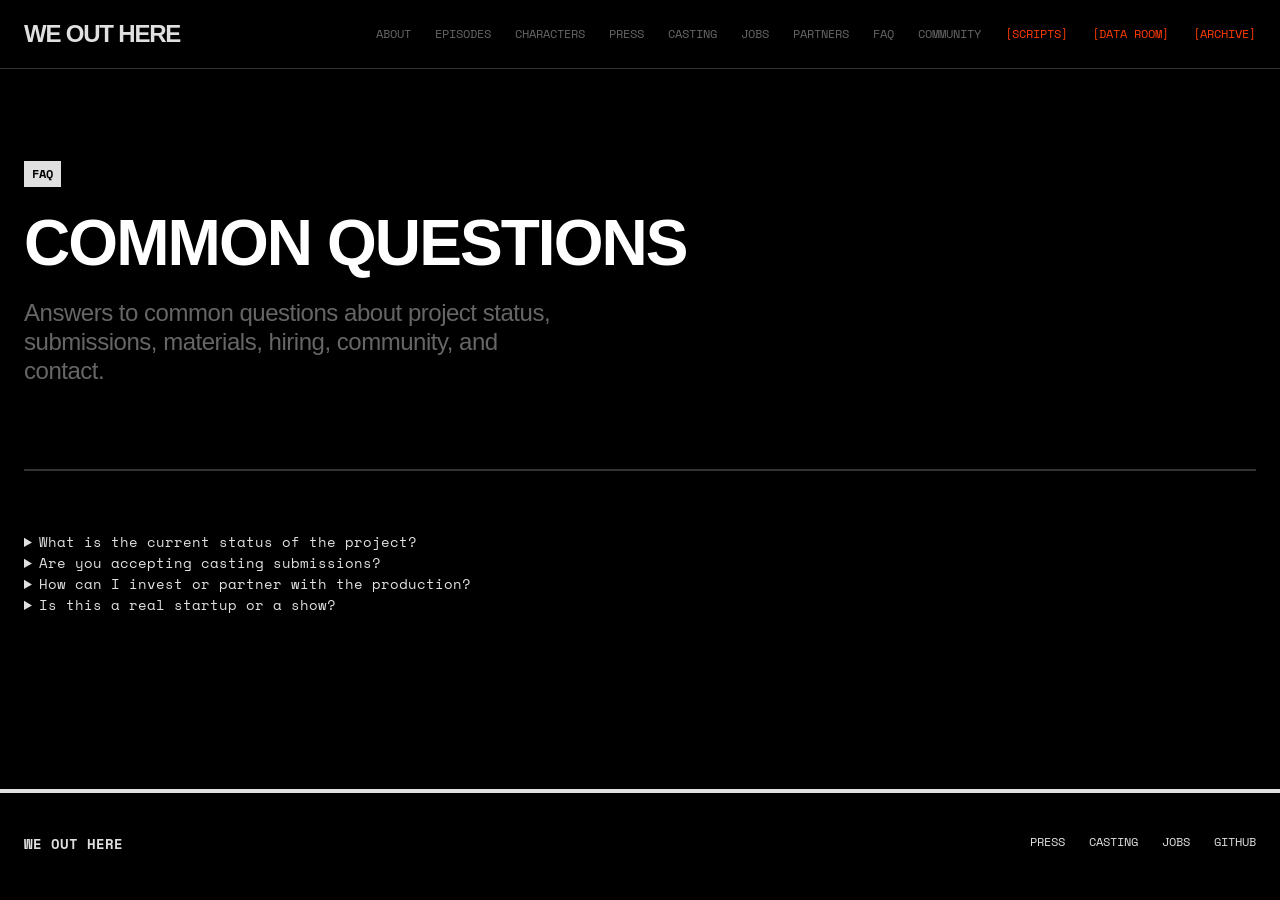
<file: site/faq.html>
<!doctype html>
<html lang="en"><head><meta charset="utf-8"><meta name="viewport" content="width=device-width, initial-scale=1"><title>FAQ | WE OUT HERE</title><link rel="stylesheet" href="assets/styles.css"></head><body>
<header class="site-header"><a class="wordmark" href="index.html">WE OUT HERE</a><nav class="site-nav"><a href="about.html">About</a><a href="episodes.html">Episodes</a><a href="characters.html">Characters</a><a href="press.html">Press</a><a href="casting.html">Casting</a><a href="jobs.html">Jobs</a><a href="partners.html">Partners</a><a href="faq.html">FAQ</a><a href="community.html">Community</a><a href="scripts.html" style="color: var(--accent);">[SCRIPTS]</a><a href="data-room.html" style="color: var(--accent);">[DATA ROOM]</a><a href="archive.html" style="color: var(--accent);">[ARCHIVE]</a></nav></header>
<main>

<section class="panel page-hero">
  <p class="section-label">FAQ</p>
  <h1>Common Questions</h1>
  <p class="lede">Answers to common questions about project status, submissions, materials, hiring, community, and contact.</p>
</section>

<section class="panel faq-list">
  <details>
    <summary>What is the current status of the project?</summary>
    <p style="margin-top: 10px;">The project has a production-ready package complete. It is currently in active development, securing partnerships, and structuring financing for the 6-episode season.</p>
  </details>
  <details>
    <summary>Are you accepting casting submissions?</summary>
    <p style="margin-top: 10px;">Not publicly at this time. When casting opens, all roles and submission rules will be posted strictly on the Casting page.</p>
  </details>
  <details>
    <summary>How can I invest or partner with the production?</summary>
    <p style="margin-top: 10px;">Qualified parties can review the Investors/Partners page and use the Request a Conversation link to speak with our producing team directly. We do not distribute financial materials unsolicited.</p>
  </details>
  <details>
    <summary>Is this a real startup or a show?</summary>
    <p style="margin-top: 10px;">It is a premium indie television series. The line is meant to blur in the marketing, but fundamentally, WE OUT HERE is a 6x30 minute dark sitcom.</p>
  </details>
</section>

</main><footer class="site-footer"><div><strong>WE OUT HERE</strong></div><div class="footer-links"><a href="press.html">Press</a><a href="casting.html">Casting</a><a href="jobs.html">Jobs</a><a href="https://github.com/mojomast/weouthere" target="_blank">GitHub</a></div></footer></body></html>
</file>
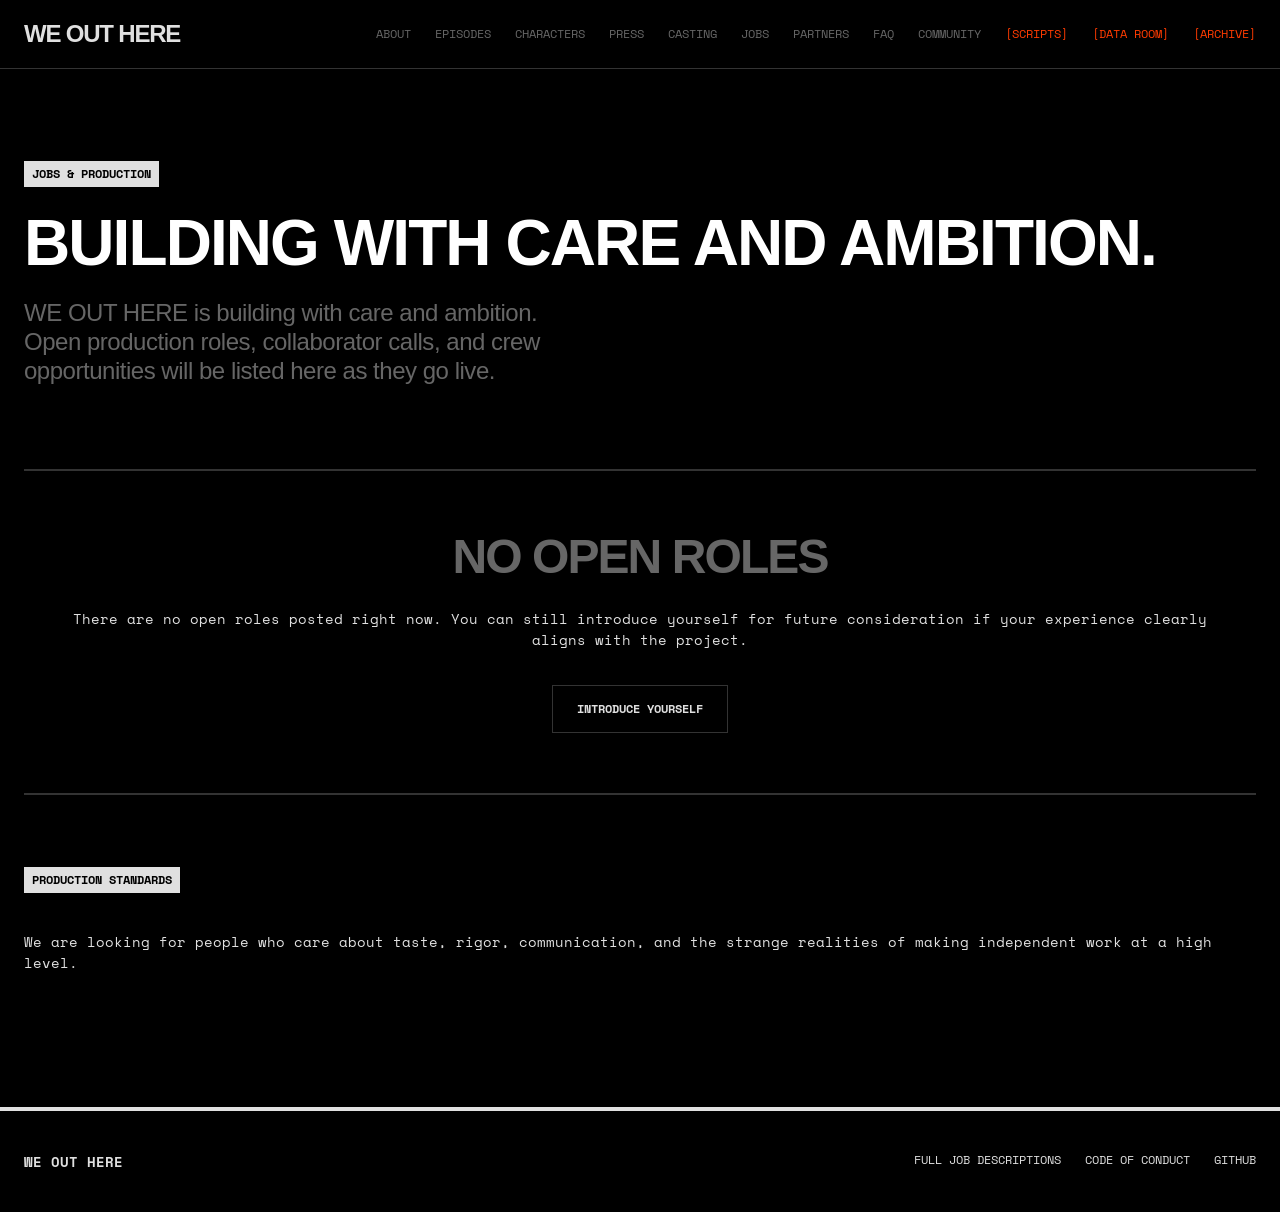
<file: site/jobs.html>
<!doctype html>
<html lang="en"><head><meta charset="utf-8"><meta name="viewport" content="width=device-width, initial-scale=1"><title>Jobs | WE OUT HERE</title><link rel="stylesheet" href="assets/styles.css"></head><body>
<header class="site-header"><a class="wordmark" href="index.html">WE OUT HERE</a><nav class="site-nav"><a href="about.html">About</a><a href="episodes.html">Episodes</a><a href="characters.html">Characters</a><a href="press.html">Press</a><a href="casting.html">Casting</a><a href="jobs.html">Jobs</a><a href="partners.html">Partners</a><a href="faq.html">FAQ</a><a href="community.html">Community</a><a href="scripts.html" style="color: var(--accent);">[SCRIPTS]</a><a href="data-room.html" style="color: var(--accent);">[DATA ROOM]</a><a href="archive.html" style="color: var(--accent);">[ARCHIVE]</a></nav></header>
<main>

<section class="panel page-hero">
  <p class="section-label">Jobs & Production</p>
  <h1>Building with care and ambition.</h1>
  <p class="lede">WE OUT HERE is building with care and ambition. Open production roles, collaborator calls, and crew opportunities will be listed here as they go live.</p>
</section>

<section class="panel" style="text-align: center; padding: 60px 20px;">
  <h2 style="color: var(--muted);">NO OPEN ROLES</h2>
  <p>There are no open roles posted right now. You can still introduce yourself for future consideration if your experience clearly aligns with the project.</p>
  <br>
  <a href="mailto:crew@weouthere.local" class="button secondary">Introduce Yourself</a>
</section>

<section class="panel">
  <p class="section-label">Production Standards</p>
  <p>We are looking for people who care about taste, rigor, communication, and the strange realities of making independent work at a high level.</p>
</section>

</main><footer class="site-footer"><div><strong>WE OUT HERE</strong></div><div class="footer-links"><a href="../09_hr_recruiting/job_descriptions.md">Full Job Descriptions</a><a href="../09_hr_recruiting/code_of_conduct.md">Code of Conduct</a><a href="https://github.com/mojomast/weouthere" target="_blank">GitHub</a></div></footer></body></html>
</file>
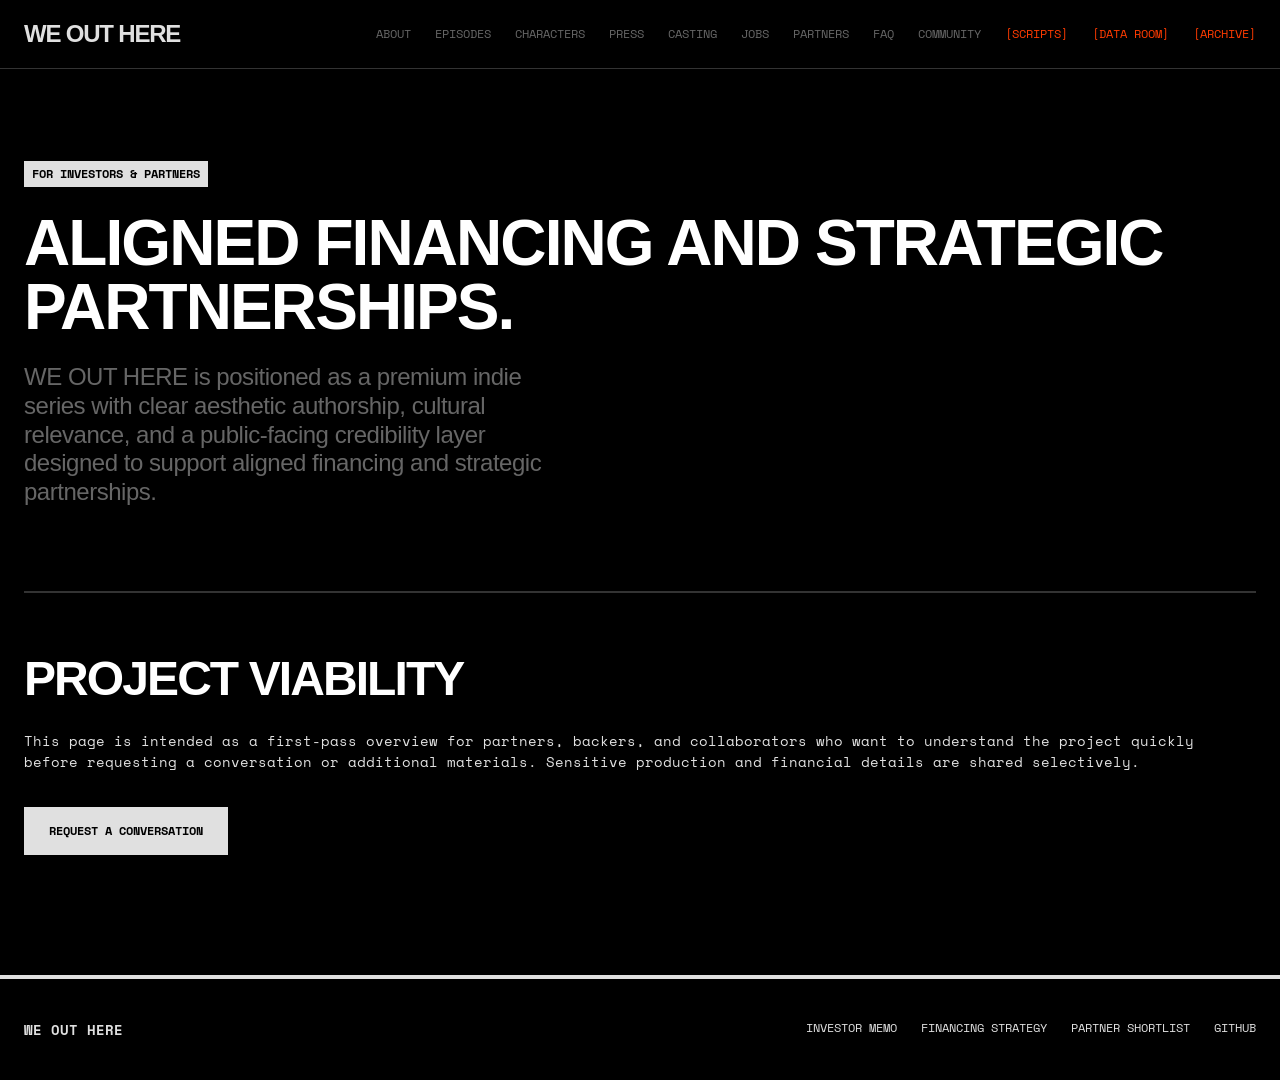
<file: site/partners.html>
<!doctype html>
<html lang="en"><head><meta charset="utf-8"><meta name="viewport" content="width=device-width, initial-scale=1"><title>Partners | WE OUT HERE</title><link rel="stylesheet" href="assets/styles.css"></head><body>
<header class="site-header"><a class="wordmark" href="index.html">WE OUT HERE</a><nav class="site-nav"><a href="about.html">About</a><a href="episodes.html">Episodes</a><a href="characters.html">Characters</a><a href="press.html">Press</a><a href="casting.html">Casting</a><a href="jobs.html">Jobs</a><a href="partners.html">Partners</a><a href="faq.html">FAQ</a><a href="community.html">Community</a><a href="scripts.html" style="color: var(--accent);">[SCRIPTS]</a><a href="data-room.html" style="color: var(--accent);">[DATA ROOM]</a><a href="archive.html" style="color: var(--accent);">[ARCHIVE]</a></nav></header>
<main>

<section class="panel page-hero">
  <p class="section-label">For Investors & Partners</p>
  <h1>Aligned financing and strategic partnerships.</h1>
  <p class="lede">WE OUT HERE is positioned as a premium indie series with clear aesthetic authorship, cultural relevance, and a public-facing credibility layer designed to support aligned financing and strategic partnerships.</p>
</section>

<section class="panel">
  <h2>Project Viability</h2>
  <p>This page is intended as a first-pass overview for partners, backers, and collaborators who want to understand the project quickly before requesting a conversation or additional materials. Sensitive production and financial details are shared selectively.</p>
  <br>
  <a href="mailto:partners@weouthere.local" class="button">Request a Conversation</a>
</section>

</main><footer class="site-footer"><div><strong>WE OUT HERE</strong></div><div class="footer-links"><a href="../10_finance/investor_memo.md">Investor Memo</a><a href="../10_finance/financing_strategy.md">Financing Strategy</a><a href="../01_development/partner_shortlist.md">Partner Shortlist</a><a href="https://github.com/mojomast/weouthere" target="_blank">GitHub</a></div></footer></body></html>
</file>
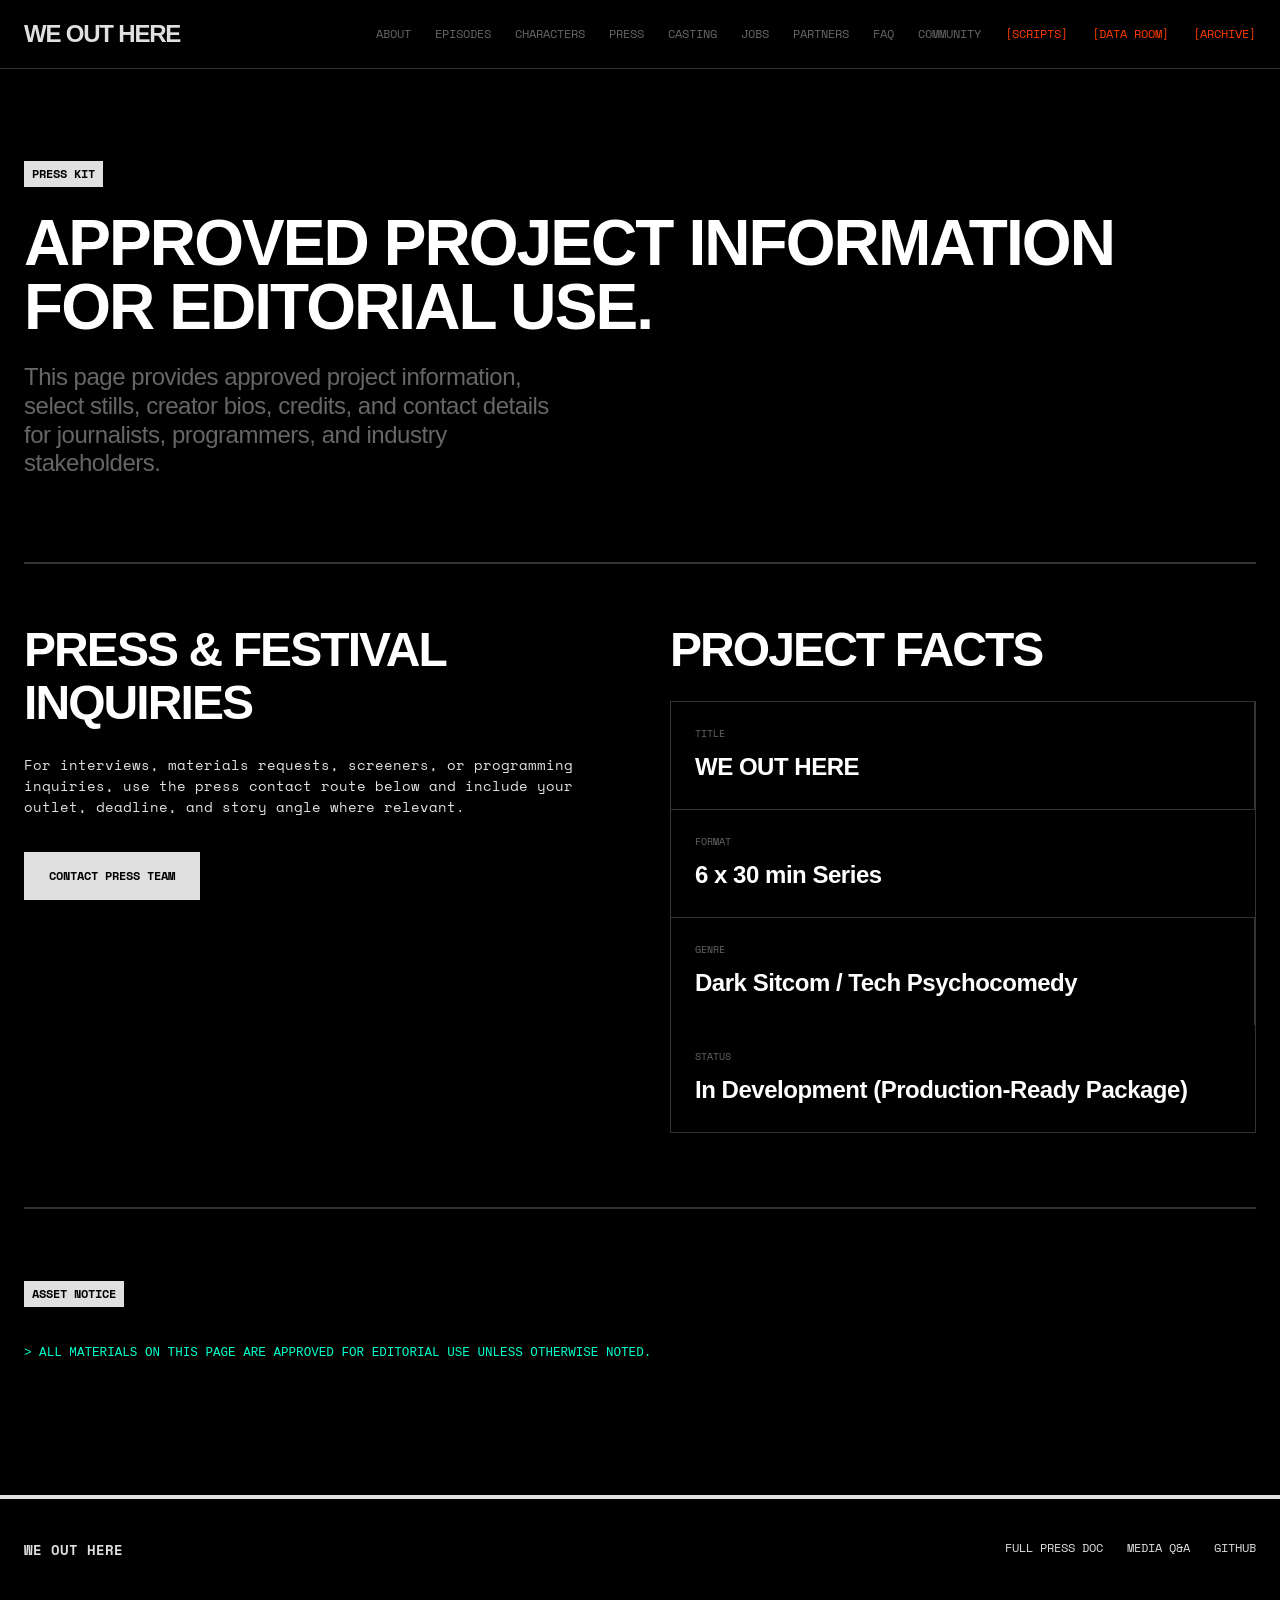
<file: site/press.html>
<!doctype html>
<html lang="en"><head><meta charset="utf-8"><meta name="viewport" content="width=device-width, initial-scale=1"><title>Press Kit | WE OUT HERE</title><link rel="stylesheet" href="assets/styles.css"></head><body>
<header class="site-header"><a class="wordmark" href="index.html">WE OUT HERE</a><nav class="site-nav"><a href="about.html">About</a><a href="episodes.html">Episodes</a><a href="characters.html">Characters</a><a href="press.html">Press</a><a href="casting.html">Casting</a><a href="jobs.html">Jobs</a><a href="partners.html">Partners</a><a href="faq.html">FAQ</a><a href="community.html">Community</a><a href="scripts.html" style="color: var(--accent);">[SCRIPTS]</a><a href="data-room.html" style="color: var(--accent);">[DATA ROOM]</a><a href="archive.html" style="color: var(--accent);">[ARCHIVE]</a></nav></header>
<main>

<section class="panel page-hero">
  <p class="section-label">Press Kit</p>
  <h1>Approved project information for editorial use.</h1>
  <p class="lede">This page provides approved project information, select stills, creator bios, credits, and contact details for journalists, programmers, and industry stakeholders.</p>
</section>

<section class="panel two-col">
  <div>
    <h2>Press & Festival Inquiries</h2>
    <p>For interviews, materials requests, screeners, or programming inquiries, use the press contact route below and include your outlet, deadline, and story angle where relevant.</p>
    <br>
    <a href="mailto:press@weouthere.local" class="button">Contact Press Team</a>
  </div>
  <div>
    <h2>Project Facts</h2>
    <dl class="facts" style="grid-template-columns: 1fr;">
      <div><dt>Title</dt><dd>WE OUT HERE</dd></div>
      <div><dt>Format</dt><dd>6 x 30 min Series</dd></div>
      <div><dt>Genre</dt><dd>Dark Sitcom / Tech Psychocomedy</dd></div>
      <div><dt>Status</dt><dd>In Development (Production-Ready Package)</dd></div>
    </dl>
  </div>
</section>

<section class="panel">
  <p class="section-label">Asset Notice</p>
  <p style="font-family: 'Fira Code', monospace; font-size: 0.9em; color: var(--accent-2);">> ALL MATERIALS ON THIS PAGE ARE APPROVED FOR EDITORIAL USE UNLESS OTHERWISE NOTED.</p>
</section>

</main><footer class="site-footer"><div><strong>WE OUT HERE</strong></div><div class="footer-links"><a href="../06_press_kit/press_kit.md">Full Press Doc</a><a href="../06_press_kit/media_QA.md">Media Q&A</a><a href="https://github.com/mojomast/weouthere" target="_blank">GitHub</a></div></footer></body></html>
</file>
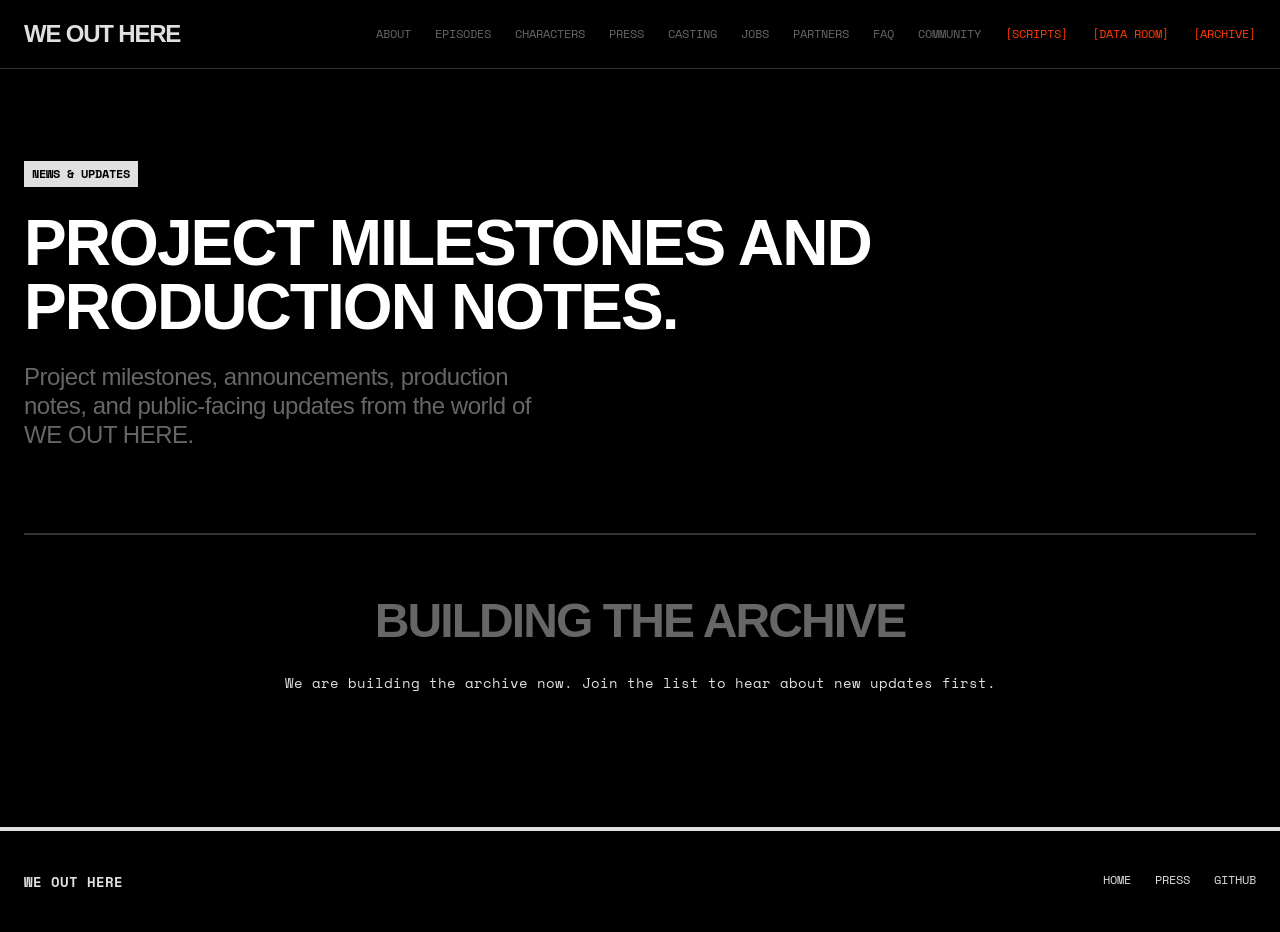
<file: site/updates.html>
<!doctype html>
<html lang="en"><head><meta charset="utf-8"><meta name="viewport" content="width=device-width, initial-scale=1"><title>Updates | WE OUT HERE</title><link rel="stylesheet" href="assets/styles.css"></head><body>
<header class="site-header"><a class="wordmark" href="index.html">WE OUT HERE</a><nav class="site-nav"><a href="about.html">About</a><a href="episodes.html">Episodes</a><a href="characters.html">Characters</a><a href="press.html">Press</a><a href="casting.html">Casting</a><a href="jobs.html">Jobs</a><a href="partners.html">Partners</a><a href="faq.html">FAQ</a><a href="community.html">Community</a><a href="scripts.html" style="color: var(--accent);">[SCRIPTS]</a><a href="data-room.html" style="color: var(--accent);">[DATA ROOM]</a><a href="archive.html" style="color: var(--accent);">[ARCHIVE]</a></nav></header>
<main>

<section class="panel page-hero">
  <p class="section-label">News & Updates</p>
  <h1>Project milestones and production notes.</h1>
  <p class="lede">Project milestones, announcements, production notes, and public-facing updates from the world of WE OUT HERE.</p>
</section>

<section class="panel" style="text-align: center; padding: 60px 20px;">
  <h2 style="color: var(--muted);">BUILDING THE ARCHIVE</h2>
  <p>We are building the archive now. Join the list to hear about new updates first.</p>
</section>

</main><footer class="site-footer"><div><strong>WE OUT HERE</strong></div><div class="footer-links"><a href="index.html">Home</a><a href="press.html">Press</a><a href="https://github.com/mojomast/weouthere" target="_blank">GitHub</a></div></footer></body></html>
</file>
<file: site/assets/styles.css>
@import url('https://fonts.googleapis.com/css2?family=Space+Mono:ital,wght@0,400;0,700;1,400&display=swap');

:root {
  /* Brutalist / Anti-Design Palette */
  --bg: #000000;
  --text: #e0e0e0;
  --muted: #666666;
  --line: #333333;
  --accent: #ff3b00; /* Aggressive Warning Orange */
  --accent-2: #00ffcc; /* Harsh Tech Cyan */
  --max: 1400px;
}

* { box-sizing: border-box; }
html { scroll-behavior: auto; /* Kill smooth scroll */ }

body {
  margin: 0;
  background-color: var(--bg);
  color: var(--text);
  font-family: 'Space Mono', monospace; /* Monospace base */
  font-size: 14px;
  line-height: 1.5;
  -webkit-font-smoothing: none; /* Make it look sharp and aliased */
}

/* Giant, unapologetic editorial headers */
h1, h2, h3, .wordmark {
  font-family: "Helvetica Neue", Helvetica, Arial, sans-serif;
  font-weight: 700;
  text-transform: uppercase;
  letter-spacing: -0.04em;
  margin: 0;
  color: #fff;
}

h1 { font-size: clamp(2rem, 6vw, 4rem); line-height: 1; margin-bottom: 24px; max-width: 100%; word-wrap: break-word; letter-spacing: -0.03em; }
h2 { font-size: clamp(1.5rem, 4vw, 3rem); line-height: 1.1; margin-bottom: 24px; }
h3 { font-size: 1.5rem; letter-spacing: -0.02em; }

a { color: inherit; text-decoration: none; transition: none; }
a:hover { color: var(--accent); }

/* Raw Structural Header */
.site-header {
  display: flex; justify-content: space-between; align-items: center;
  padding: 16px 24px; border-bottom: 1px solid var(--line);
  position: sticky; top: 0; background: var(--bg); z-index: 100;
}

.wordmark { font-size: 1.5rem; letter-spacing: -0.05em; color: var(--text); }
.wordmark:hover { color: var(--accent); }

.site-nav { display: flex; gap: 24px; flex-wrap: wrap; text-transform: uppercase; font-size: 12px; }
.site-nav a { color: var(--muted); }
.site-nav a:hover, .site-nav a.active { color: var(--text) !important; background: transparent; text-shadow: none !important;}
.site-nav a[style*="color: var(--accent)"] { color: var(--accent) !important; text-shadow: none !important;}

main { width: 100%; max-width: var(--max); margin: 0 auto; padding: 60px 24px; min-height: 80vh; }

/* The "Anti-Panel" - No boxes, just horizontal rules */
.panel {
  background: transparent;
  border: none;
  border-top: 2px solid var(--line);
  border-radius: 0;
  padding: 60px 0;
  margin-bottom: 0;
  box-shadow: none;
}
.panel.page-hero { border-top: none; padding-top: 20px; }

.hero {
  display: grid; grid-template-columns: 1fr; gap: 40px;
  min-height: auto; padding: 20px 0 80px;
}
@media(min-width: 960px) { .hero { grid-template-columns: 1.2fr 0.8fr; } }

.hero h1 { grid-column: 1 / -1; }

.eyebrow, .section-label {
  display: inline-block;
  background: var(--text); color: var(--bg);
  padding: 4px 8px; font-size: 12px; text-transform: uppercase;
  font-weight: bold; margin-bottom: 24px;
}
.section-label[style*="color: #ff3333"] {
  background: var(--accent); color: var(--bg); border: none;
}

.lede { font-size: 1.5rem; font-family: "Helvetica Neue", Helvetica, Arial, sans-serif; color: var(--muted); max-width: 40ch; line-height: 1.2; letter-spacing: -0.02em; }

.cta-row { display: flex; gap: 16px; margin: 40px 0; flex-wrap: wrap;}

/* Brutalist Buttons */
.button {
  display: inline-flex; align-items: center; justify-content: center;
  height: 48px; padding: 0 24px; 
  background: var(--text); color: var(--bg);
  border: 1px solid var(--text); border-radius: 0;
  text-transform: uppercase; font-weight: bold; font-size: 12px;
  cursor: pointer;
}
.button:hover { background: var(--bg); color: var(--text); }

.button.secondary, .button.ghost { background: var(--bg); color: var(--text); border-color: var(--line); }
.button.secondary:hover, .button.ghost:hover { border-color: var(--text); }

/* Grids - Explicit lines */
.two-col { display: grid; gap: 60px; }
@media(min-width: 960px) { .two-col { grid-template-columns: 1fr 1fr; } }

.grid.cards, .stack-list { display: grid; gap: 0; border-top: 1px solid var(--line); border-left: 1px solid var(--line); }
@media(min-width: 768px) {
  .grid.three { grid-template-columns: repeat(3, 1fr); }
  .grid.four { grid-template-columns: repeat(2, 1fr); }
  .grid.six { grid-template-columns: repeat(2, 1fr); } 
}
@media(min-width: 1024px) {
  .grid.four { grid-template-columns: repeat(4, 1fr); }
  .grid.six { grid-template-columns: repeat(3, 1fr); } 
}

/* Raw Cards */
.card, .stack-item {
  background: transparent; border: none; border-bottom: 1px solid var(--line); border-right: 1px solid var(--line); border-radius: 0; padding: 32px 24px;
  display: flex; flex-direction: column;
}
.card:hover, .stack-item:hover { background: var(--text); color: var(--bg); }
.card:hover h3, .stack-item:hover h3, .card:hover p, .stack-item:hover p { color: var(--bg); }
.card h3, .stack-item h3 { margin-bottom: 16px; font-size: 1.5rem; }
.card p, .stack-item p { color: var(--muted); margin: 0; font-size: 14px; line-height: 1.5; font-family: "Helvetica Neue", Helvetica, sans-serif;}

/* Raw Facts Table */
.facts { display: grid; grid-template-columns: 1fr; border: 1px solid var(--line); }
@media(min-width: 600px) { .facts { grid-template-columns: 1fr 1fr; } }
.facts div { padding: 24px; border-bottom: 1px solid var(--line); }
@media(min-width: 600px) {
  .facts div:nth-child(odd) { border-right: 1px solid var(--line); }
  .facts div:nth-last-child(-n+2) { border-bottom: none; }
}
.facts dt { font-size: 10px; color: var(--muted); text-transform: uppercase; }
.facts dd { font-size: 1.5rem; font-family: "Helvetica Neue", Helvetica, sans-serif; margin: 8px 0 0; color: #fff; font-weight: bold; letter-spacing: -0.02em;}

/* Wireframe "Backchannel" UI */
.hero-frame {
  border: 1px solid var(--line); background: var(--bg);
  height: 100%; display: flex; flex-direction: column;
}
.frame-header {
  padding: 12px 16px; border-bottom: 1px solid var(--line);
  display: flex; justify-content: space-between;
  font-size: 10px; text-transform: uppercase; color: var(--text);
}
.chat-window { padding: 24px; display: flex; flex-direction: column; gap: 16px; font-size: 12px; }
.chat-window span { display: block; margin-bottom: 4px; color: var(--muted); font-weight: bold; text-transform: uppercase;}
.chat-window p { margin: 0; padding-bottom: 16px; border-bottom: 1px dashed var(--line); }
.chat-window p:last-child { border-bottom: none; }
.chat-window p:nth-child(1) span { color: var(--accent); }
.chat-window p:nth-child(2) span { color: var(--accent-2); }
.chat-window p:nth-child(3) span { color: #fff; }

/* Brutalist Forms */
.signup-form { display: flex; flex-wrap: wrap; gap: 0; width: 100%; max-width: 600px; }
.signup-form label { display: none; } 
.signup-form input {
  flex: 1; min-width: 200px; height: 48px; background: transparent; border: 1px solid var(--line);
  color: var(--text); padding: 0 16px; font-family: inherit; font-size: 14px;
  border-radius: 0; border-right: none;
}
.signup-form input:focus { outline: none; border-color: var(--text); background: #111; }
.signup-form button { border-radius: 0; border: 1px solid var(--text); }

/* Footer */
.site-footer {
  border-top: 4px solid var(--text); padding: 40px 24px;
  display: flex; justify-content: space-between; flex-wrap: wrap; gap: 40px;
  max-width: var(--max); margin: 0 auto;
}
.footer-links { display: flex; gap: 24px; font-size: 12px; text-transform: uppercase; flex-wrap: wrap;}

/* Data Room / Scripts Tables & Boxes */
.transcript-box {
  background: #111; border: 1px solid var(--line); padding: 24px; margin-top: 16px;
  font-size: 12px; color: var(--muted); overflow-x: auto;
}

.data-table { width: 100%; border-collapse: collapse; font-size: 12px; text-align: left; margin-top: 24px;}
.data-table th, .data-table td { padding: 16px; border: 1px solid var(--line); }
.data-table th { color: var(--text); text-transform: uppercase; font-weight: bold; background: #111; }

.warning-box { border: 1px solid var(--accent); color: var(--accent); padding: 24px; text-transform: uppercase; font-size: 12px; margin-bottom: 24px;}

/* SPA Layout Overrides */
.dataroom-layout, .script-layout {
  display: grid; grid-template-columns: 240px 1fr; gap: 40px; align-items: start;
}
.content-area { padding: 0; border: none; box-shadow: none; background: transparent;}
.sidebar { border-right: 1px solid var(--line); padding-right: 24px; display: flex; flex-direction: column; gap: 0; position: sticky; top: 100px;}
.nav-button { 
  border: none; border-bottom: 1px solid var(--line); padding: 16px 0; border-radius: 0; 
  font-size: 12px; text-transform: uppercase; color: var(--muted); text-align: left;
  background: transparent; cursor: pointer; font-family: inherit;
}
.nav-button:hover { background: transparent; box-shadow: none; color: var(--text); }
.nav-button.active { background: transparent; box-shadow: none; color: var(--accent); font-weight: bold;}

@media (max-width: 960px) {
  .dataroom-layout, .script-layout { grid-template-columns: 1fr; }
  .sidebar { border-right: none; border-bottom: 2px solid var(--text); padding-right: 0; position: relative; top: 0; padding-bottom: 24px;}
}

/* Data Room Markdown Overrides */
.markdown-body { font-family: inherit; font-size: 14px; max-width: 100%; color: var(--muted); }
.markdown-body h1, .markdown-body h2, .markdown-body h3 { font-family: "Helvetica Neue", Helvetica, sans-serif; text-align: left; text-transform: uppercase; text-shadow: none; color: var(--text); }
.markdown-body h1 { border-bottom: 4px solid var(--text); padding-bottom: 16px; margin-bottom: 40px; font-size: clamp(2rem, 5vw, 4rem); letter-spacing: -0.03em;}
.markdown-body h2 { font-size: 2rem; border-bottom: 1px solid var(--line); padding-bottom: 8px; margin-top: 60px; color: #fff;}
.markdown-body p { margin-bottom: 24px; font-family: "Helvetica Neue", Helvetica, sans-serif; font-size: 1.1rem; line-height: 1.6; color: #ccc;}
.markdown-body ul, .markdown-body ol { font-family: "Helvetica Neue", Helvetica, sans-serif; font-size: 1.1rem; color: #ccc; margin-bottom: 24px;}
.markdown-body pre { border: 1px solid var(--line); border-radius: 0; font-size: 12px; background: #0a0a0a; color: var(--text); padding: 24px; overflow-x: auto;}
.markdown-body code { font-family: 'Space Mono', monospace; background: #222; padding: 2px 6px; color: var(--accent-2); font-size: 0.9em;}

/* Screenplay Formatting Overrides */
#markdown-viewer.markdown-body {
  font-family: 'Space Mono', monospace;
}
.scene-heading { 
  font-family: "Helvetica Neue", Helvetica, sans-serif; font-size: 1.5rem; 
  margin-top: 80px; color: var(--text); border-bottom: 2px solid var(--line); 
  padding-bottom: 8px; text-transform: uppercase; font-weight: bold; letter-spacing: -0.02em;
}
.character-name { color: var(--accent); font-family: 'Space Mono', monospace; font-size: 12px; letter-spacing: 1px; margin-bottom: 8px; }
.character-dialogue { width: 100%; max-width: 600px; font-family: "Helvetica Neue", Helvetica, sans-serif; font-size: 1.25rem; margin-top: 0; color: #fff; line-height: 1.4;}
.action-line { max-width: 800px; font-size: 14px; color: var(--muted); font-family: 'Space Mono', monospace !important; margin: 24px 0;}
.dialogue-block { align-items: flex-start; margin: 40px 0; display: flex; flex-direction: column;}

/* Utilities */
.consent { font-size: 10px; color: var(--muted); margin-top: 8px; display: block;}
</file>
